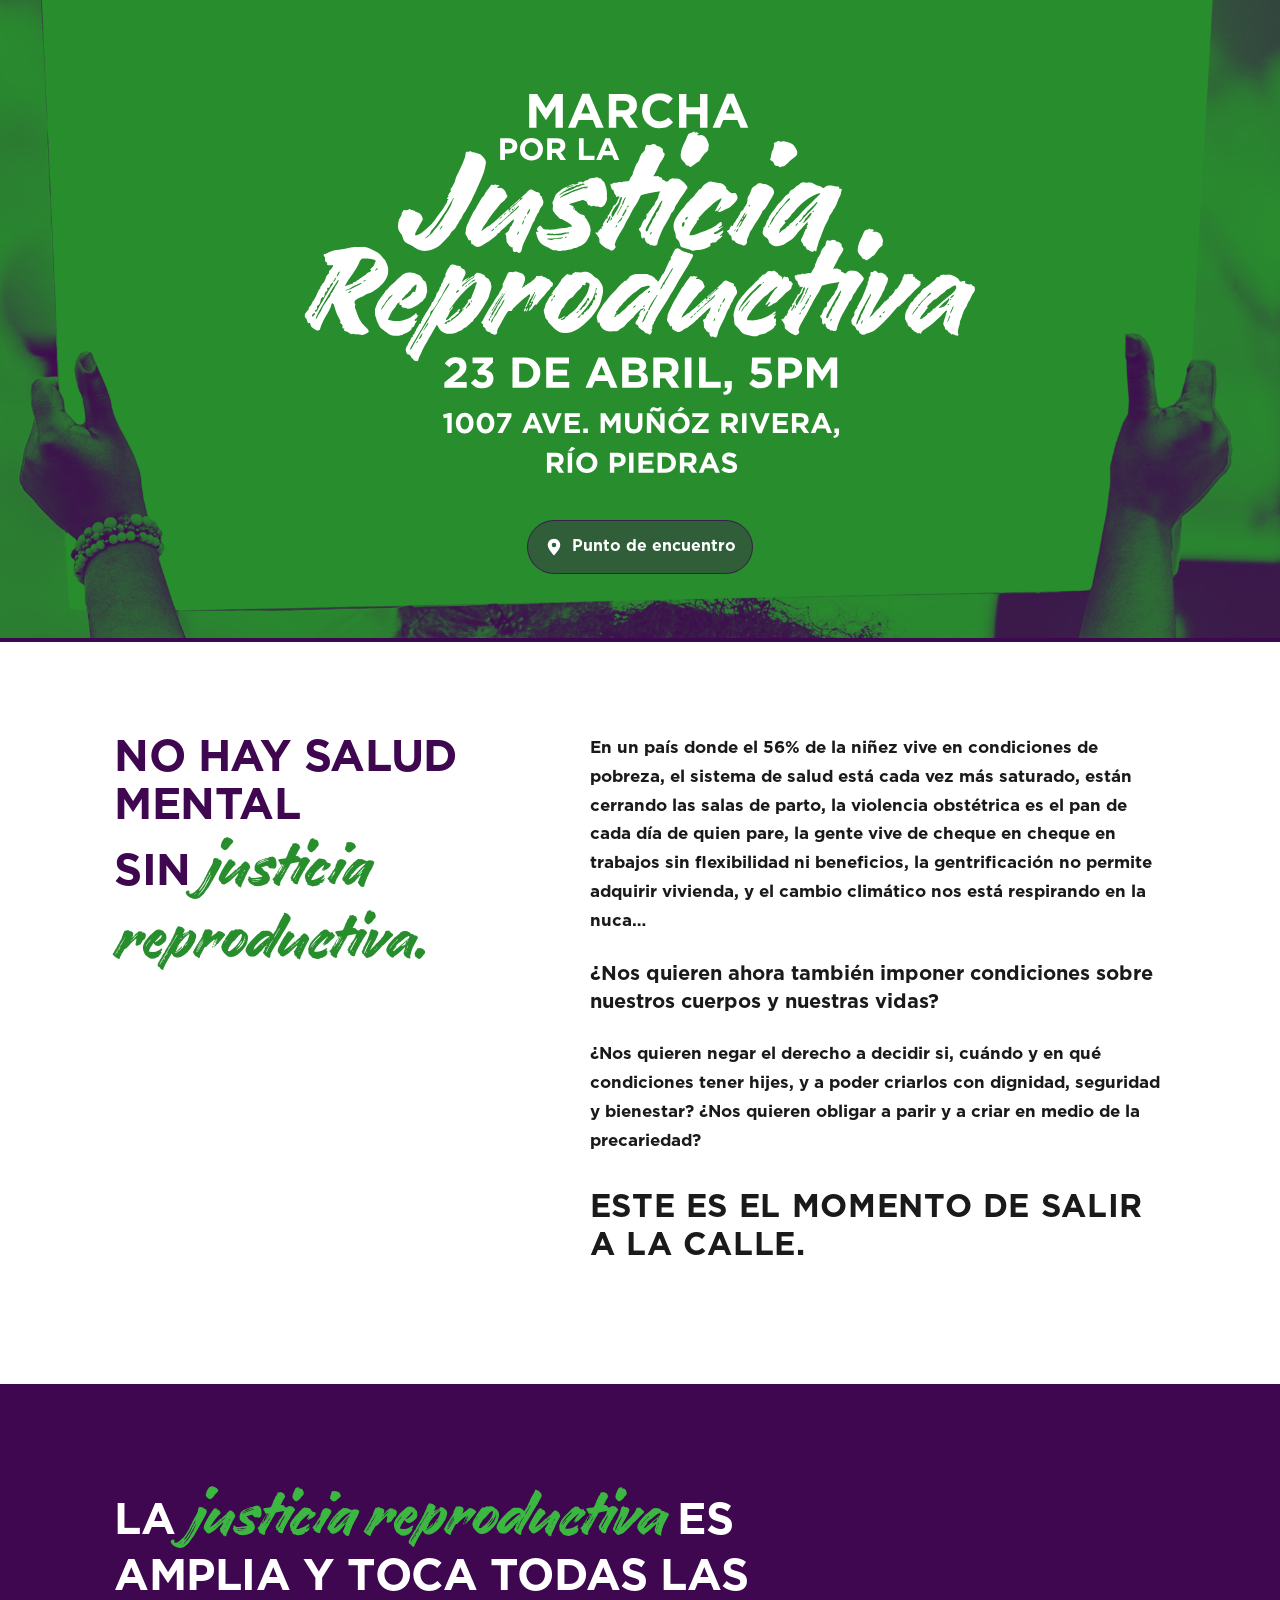
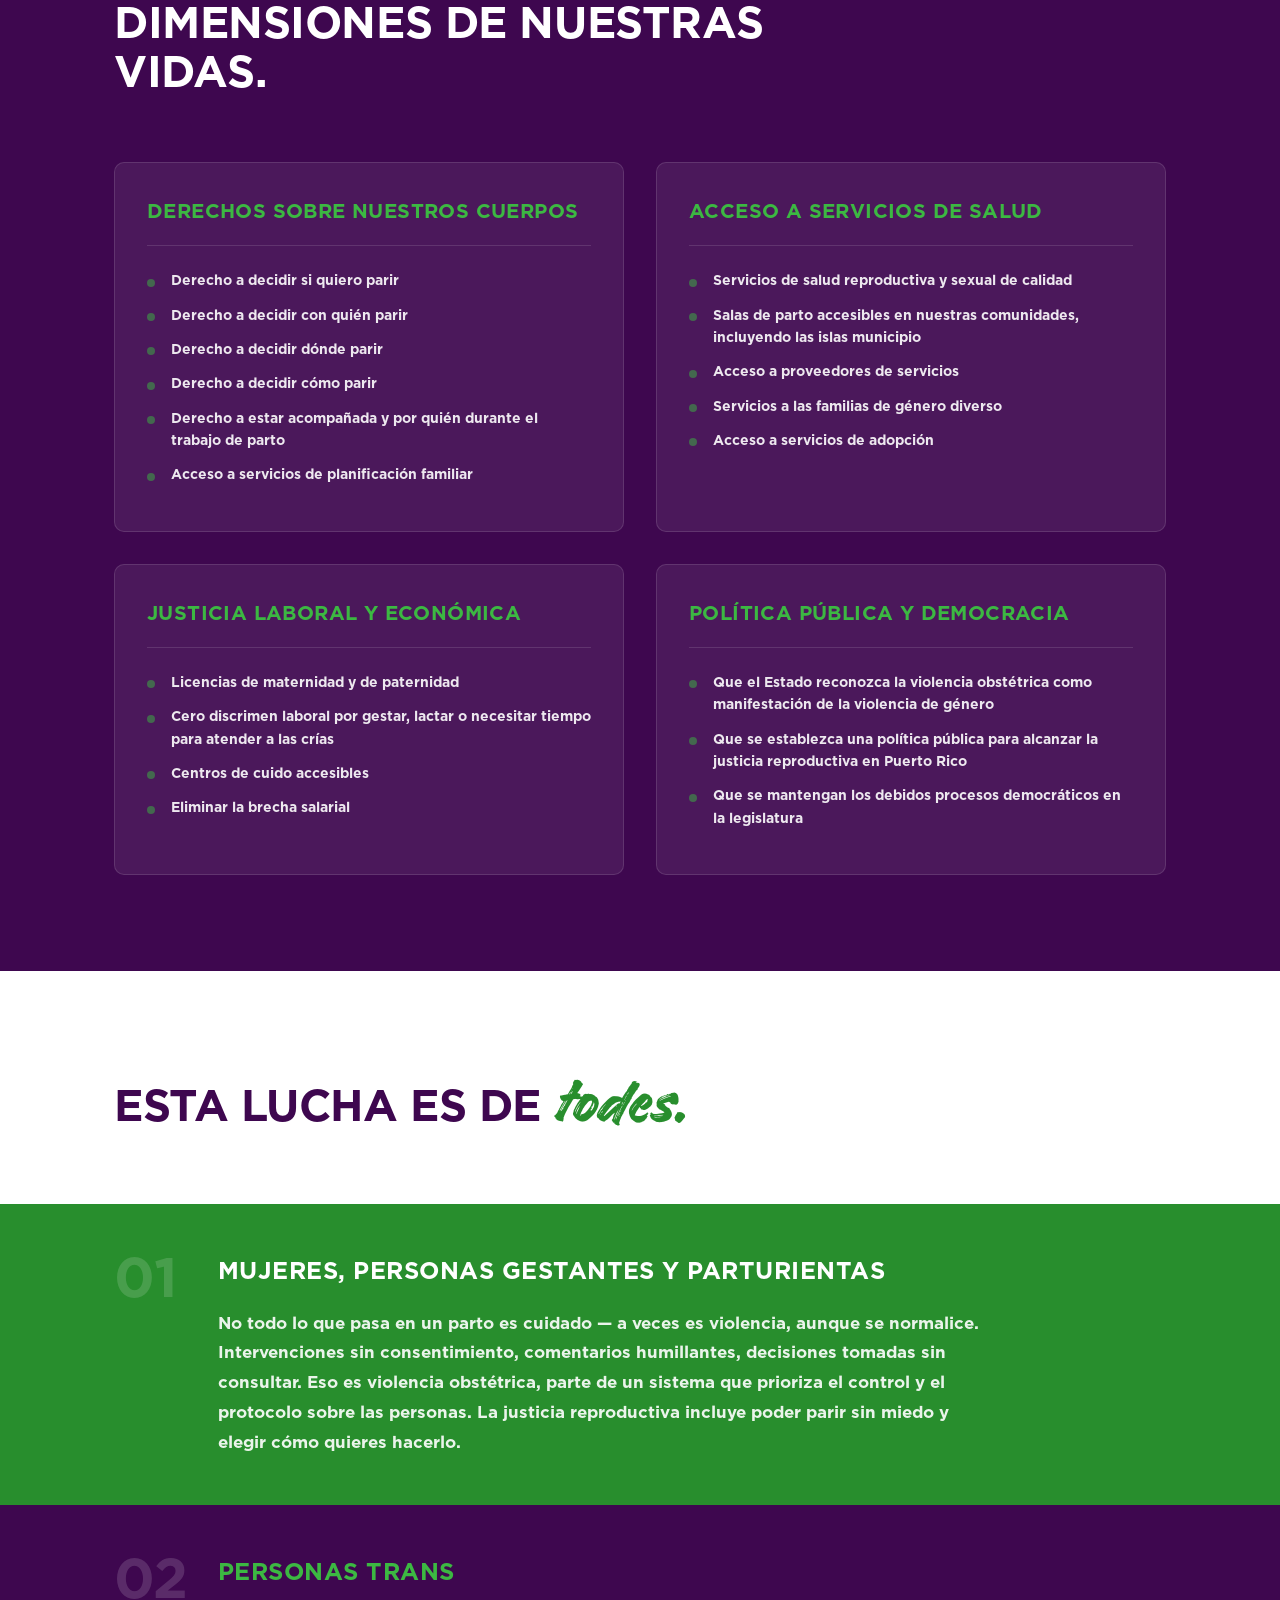
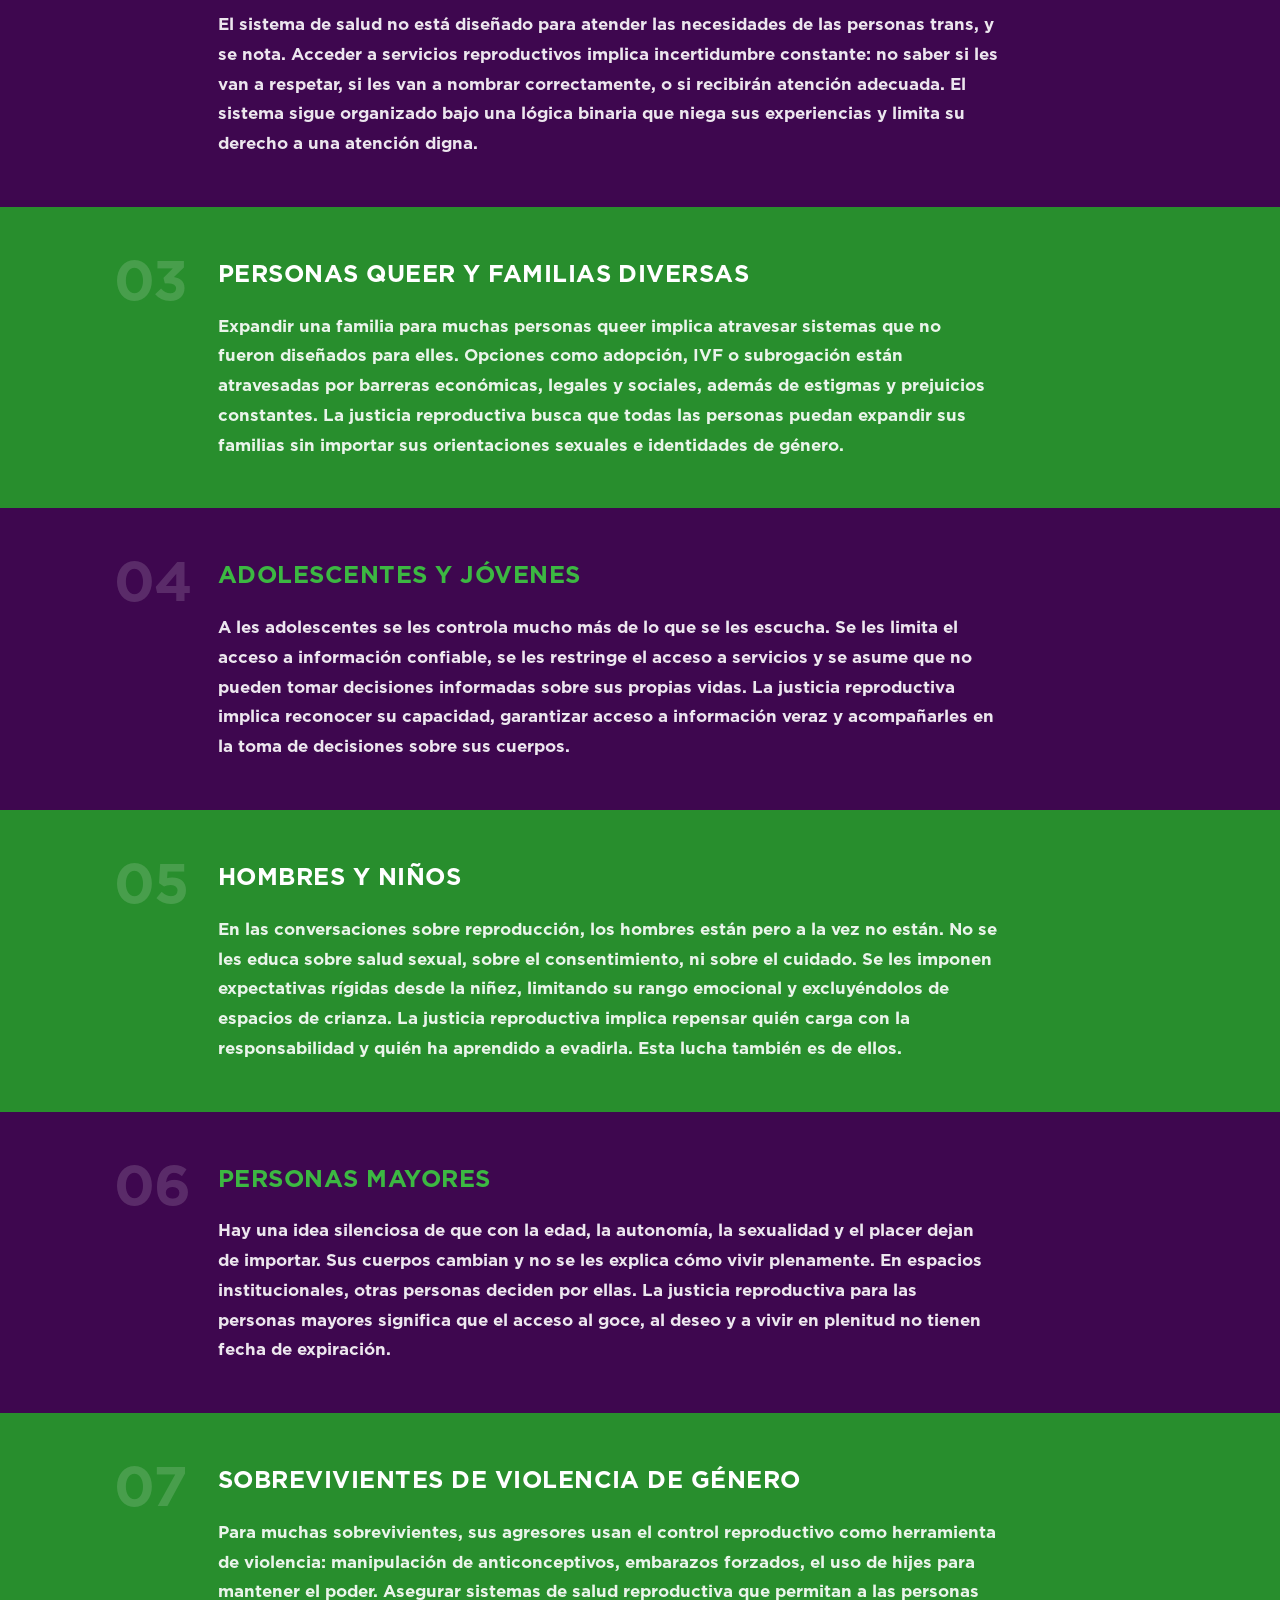
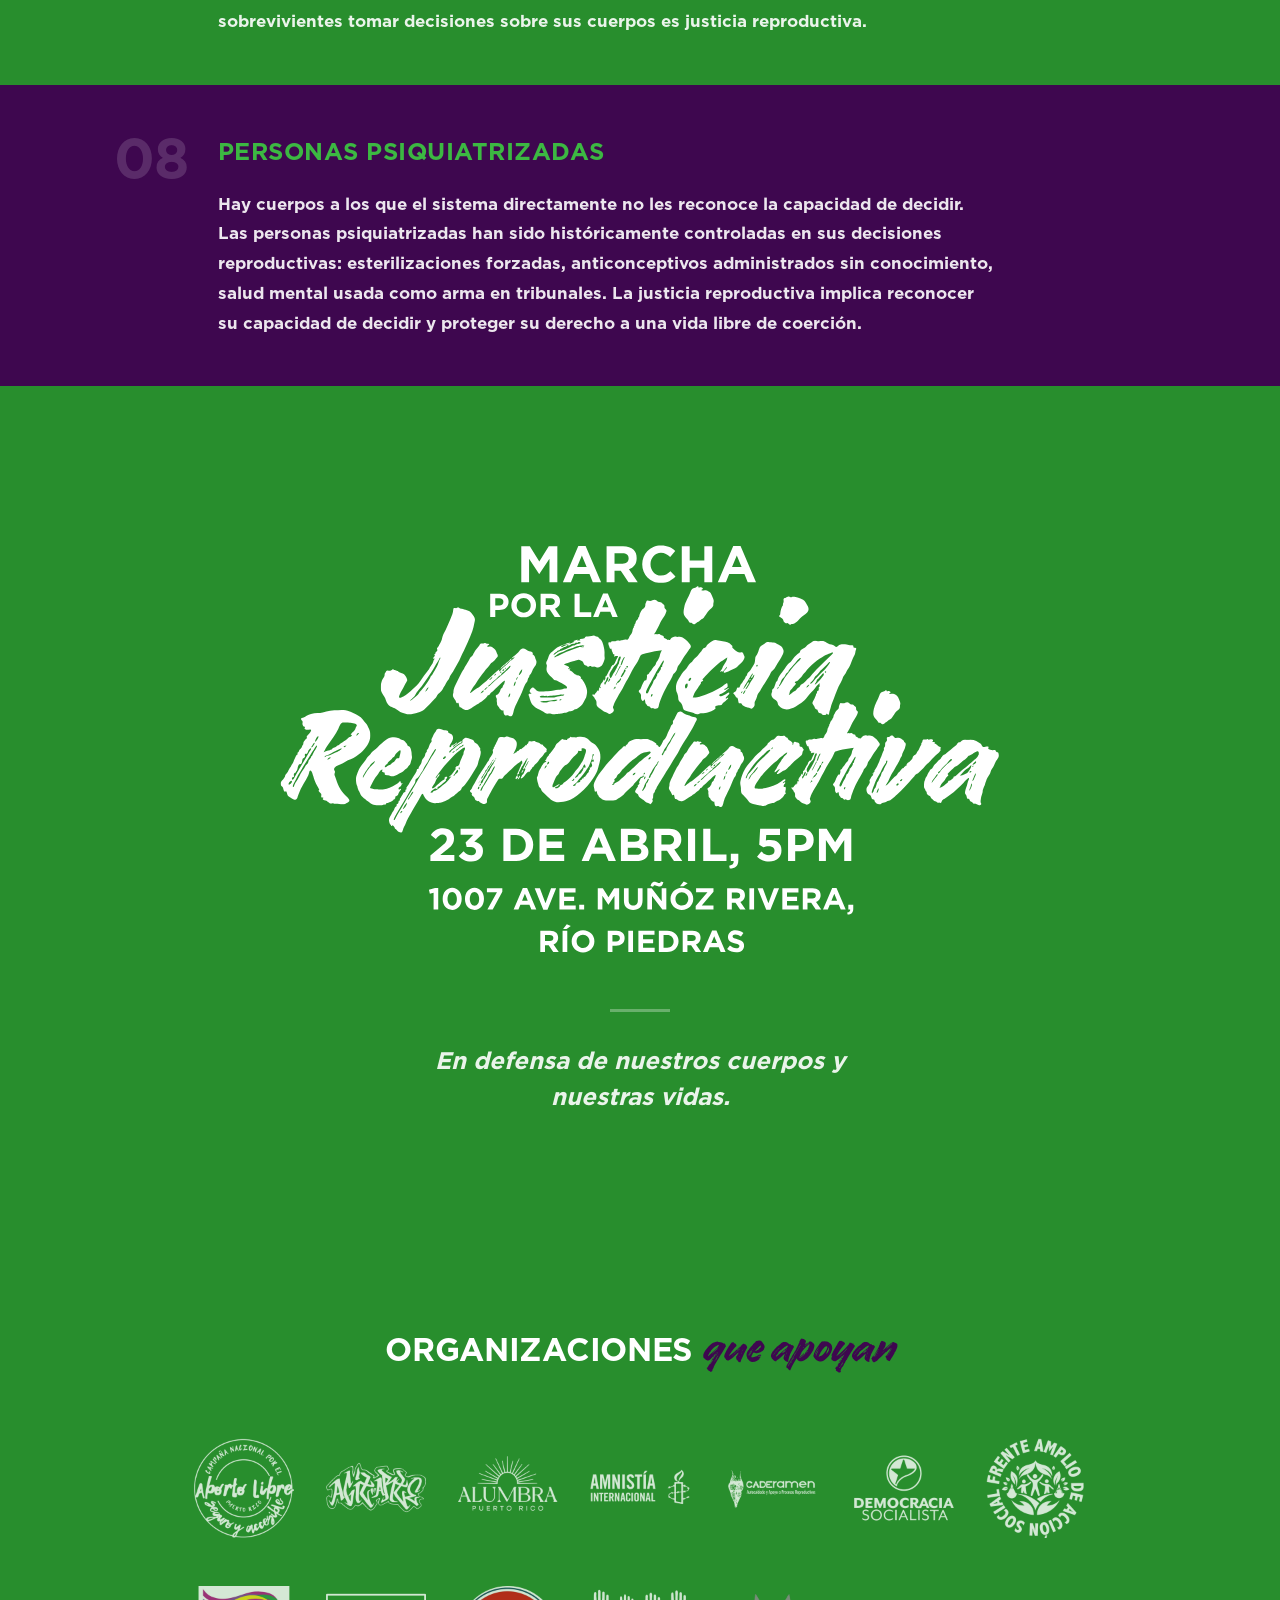
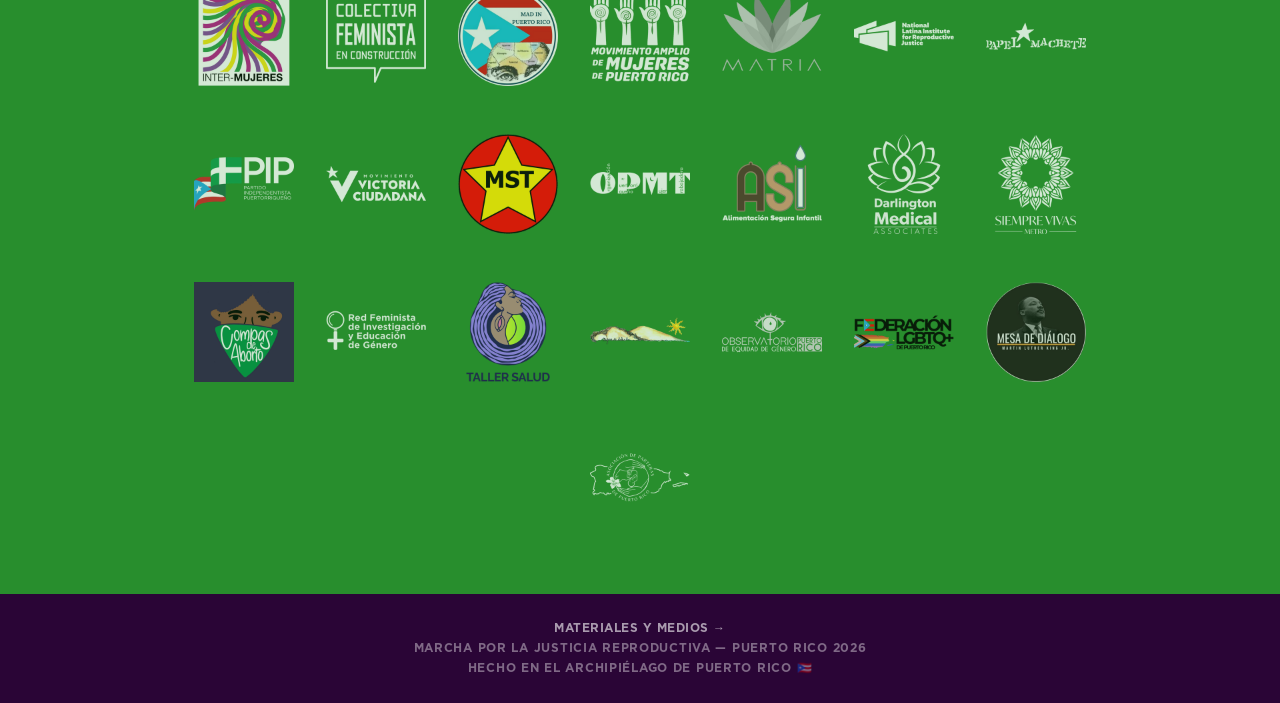
<file: index.html>
<!DOCTYPE html>
<html lang="es">
<head>
  <meta charset="UTF-8">
  <meta name="viewport" content="width=device-width, initial-scale=1.0">
  <title>Marcha por la Justicia Reproductiva — 23 de abril, Río Piedras</title>
  <meta name="description" content="Marcha en defensa de nuestros cuerpos y nuestras vidas. 23 de abril a las 5:00pm en Río Piedras, saliendo del Edificio Darlington.">
  <link rel="stylesheet" href="marcha-justicia-reproductiva.css">
</head>
<body>

  <!-- HERO -->
  <section class="hero">
    <div class="hero-content">
      <img src="23a%20justicia%20reproductiva.svg" alt="Marcha por la Justicia Reproductiva — 23 de abril, 5PM — Edificio Darlington, Río Piedras" class="hero-svg">
      <a href="https://maps.app.goo.gl/ZKggR6T5xguQtLyDA" target="_blank" rel="noopener" class="hero-pin">
        <svg class="hero-pin-icon" viewBox="0 0 24 24" aria-hidden="true" focusable="false">
          <path fill="currentColor" d="M12 2C7.86 2 4.5 5.36 4.5 9.5c0 5.25 7.5 12.5 7.5 12.5s7.5-7.25 7.5-12.5C19.5 5.36 16.14 2 12 2zm0 10.25a2.75 2.75 0 1 1 0-5.5 2.75 2.75 0 0 1 0 5.5z"/>
        </svg>
        <span>Punto de encuentro</span>
      </a>
    </div>
  </section>

  <!-- CONTEXT -->
  <section class="context">
    <div class="container">
      <div class="context-grid">
        <div class="context-lead">
          <h2>No hay salud mental<br> sin <span class="script-accent">justicia reproductiva.</span></h2>
        </div>
        <div class="context-body">
          <p>En un país donde el 56% de la niñez vive en condiciones de pobreza, el sistema de salud está cada vez más saturado, están cerrando las salas de parto, la violencia obstétrica es el pan de cada día de quien pare, la gente vive de cheque en cheque en trabajos sin flexibilidad ni beneficios, la gentrificación no permite adquirir vivienda, y el cambio climático nos está respirando en la nuca&hellip;</p>
          <p class="context-highlight">¿Nos quieren ahora también imponer condiciones sobre nuestros cuerpos y nuestras vidas?</p>
          <p>¿Nos quieren negar el derecho a decidir si, cuándo y en qué condiciones tener hijes, y a poder criarlos con dignidad, seguridad y bienestar? ¿Nos quieren obligar a parir y a criar en medio de la precariedad?</p>
          <p class="context-cta">Este es el momento de salir a la calle.</p>
        </div>
      </div>
    </div>
  </section>

  <!-- QUÉ ES -->
  <section class="que-es">
    <div class="container">
      <h2 class="section-title">La <span class="script-accent">justicia reproductiva</span> es amplia y toca todas las dimensiones de nuestras vidas.</h2>
      <div class="demands-grid">
        <div class="demand-group">
          <h3>Derechos sobre nuestros cuerpos</h3>
          <ul>
            <li>Derecho a decidir si quiero parir</li>
            <li>Derecho a decidir con quién parir</li>
            <li>Derecho a decidir dónde parir</li>
            <li>Derecho a decidir cómo parir</li>
            <li>Derecho a estar acompañada y por quién durante el trabajo de parto</li>
            <li>Acceso a servicios de planificación familiar</li>
          </ul>
        </div>
        <div class="demand-group">
          <h3>Acceso a servicios de salud</h3>
          <ul>
            <li>Servicios de salud reproductiva y sexual de calidad</li>
            <li>Salas de parto accesibles en nuestras comunidades, incluyendo las islas municipio</li>
            <li>Acceso a proveedores de servicios</li>
            <li>Servicios a las familias de género diverso</li>
            <li>Acceso a servicios de adopción</li>
          </ul>
        </div>
        <div class="demand-group">
          <h3>Justicia laboral y económica</h3>
          <ul>
            <li>Licencias de maternidad y de paternidad</li>
            <li>Cero discrimen laboral por gestar, lactar o necesitar tiempo para atender a las crías</li>
            <li>Centros de cuido accesibles</li>
            <li>Eliminar la brecha salarial</li>
          </ul>
        </div>
        <div class="demand-group">
          <h3>Política pública y democracia</h3>
          <ul>
            <li>Que el Estado reconozca la violencia obstétrica como manifestación de la violencia de género</li>
            <li>Que se establezca una política pública para alcanzar la justicia reproductiva en Puerto Rico</li>
            <li>Que se mantengan los debidos procesos democráticos en la legislatura</li>
          </ul>
        </div>
      </div>
    </div>
  </section>

  <!-- QUIÉNES -->
  <section class="quienes">
    <div class="container">
      <h2 class="section-title">Esta lucha es de <span class="script-accent">todes.</span></h2>
    </div>

    <div class="stories">

      <div class="story story--green">
        <div class="container">
          <div class="story-grid">
            <div class="story-number" aria-hidden="true">01</div>
            <div class="story-content">
              <h3>Mujeres, personas gestantes y parturientas</h3>
              <p>No todo lo que pasa en un parto es cuidado &mdash; a veces es violencia, aunque se normalice. Intervenciones sin consentimiento, comentarios humillantes, decisiones tomadas sin consultar. Eso es violencia obstétrica, parte de un sistema que prioriza el control y el protocolo sobre las personas. La justicia reproductiva incluye poder parir sin miedo y elegir cómo quieres hacerlo.</p>
            </div>
          </div>
        </div>
      </div>

      <div class="story story--purple">
        <div class="container">
          <div class="story-grid">
            <div class="story-number" aria-hidden="true">02</div>
            <div class="story-content">
              <h3>Personas trans</h3>
              <p>El sistema de salud no está diseñado para atender las necesidades de las personas trans, y se nota. Acceder a servicios reproductivos implica incertidumbre constante: no saber si les van a respetar, si les van a nombrar correctamente, o si recibirán atención adecuada. El sistema sigue organizado bajo una lógica binaria que niega sus experiencias y limita su derecho a una atención digna.</p>
            </div>
          </div>
        </div>
      </div>

      <div class="story story--green">
        <div class="container">
          <div class="story-grid">
            <div class="story-number" aria-hidden="true">03</div>
            <div class="story-content">
              <h3>Personas queer y familias diversas</h3>
              <p>Expandir una familia para muchas personas queer implica atravesar sistemas que no fueron diseñados para elles. Opciones como adopción, IVF o subrogación están atravesadas por barreras económicas, legales y sociales, además de estigmas y prejuicios constantes. La justicia reproductiva busca que todas las personas puedan expandir sus familias sin importar sus orientaciones sexuales e identidades de género.</p>
            </div>
          </div>
        </div>
      </div>

      <div class="story story--purple">
        <div class="container">
          <div class="story-grid">
            <div class="story-number" aria-hidden="true">04</div>
            <div class="story-content">
              <h3>Adolescentes y jóvenes</h3>
              <p>A les adolescentes se les controla mucho más de lo que se les escucha. Se les limita el acceso a información confiable, se les restringe el acceso a servicios y se asume que no pueden tomar decisiones informadas sobre sus propias vidas. La justicia reproductiva implica reconocer su capacidad, garantizar acceso a información veraz y acompañarles en la toma de decisiones sobre sus cuerpos.</p>
            </div>
          </div>
        </div>
      </div>

      <div class="story story--green">
        <div class="container">
          <div class="story-grid">
            <div class="story-number" aria-hidden="true">05</div>
            <div class="story-content">
              <h3>Hombres y niños</h3>
              <p>En las conversaciones sobre reproducción, los hombres están pero a la vez no están. No se les educa sobre salud sexual, sobre el consentimiento, ni sobre el cuidado. Se les imponen expectativas rígidas desde la niñez, limitando su rango emocional y excluyéndolos de espacios de crianza. La justicia reproductiva implica repensar quién carga con la responsabilidad y quién ha aprendido a evadirla. Esta lucha también es de ellos.</p>
            </div>
          </div>
        </div>
      </div>

      <div class="story story--purple">
        <div class="container">
          <div class="story-grid">
            <div class="story-number" aria-hidden="true">06</div>
            <div class="story-content">
              <h3>Personas mayores</h3>
              <p>Hay una idea silenciosa de que con la edad, la autonomía, la sexualidad y el placer dejan de importar. Sus cuerpos cambian y no se les explica cómo vivir plenamente. En espacios institucionales, otras personas deciden por ellas. La justicia reproductiva para las personas mayores significa que el acceso al goce, al deseo y a vivir en plenitud no tienen fecha de expiración.</p>
            </div>
          </div>
        </div>
      </div>

      <div class="story story--green">
        <div class="container">
          <div class="story-grid">
            <div class="story-number" aria-hidden="true">07</div>
            <div class="story-content">
              <h3>Sobrevivientes de violencia de género</h3>
              <p>Para muchas sobrevivientes, sus agresores usan el control reproductivo como herramienta de violencia: manipulación de anticonceptivos, embarazos forzados, el uso de hijes para mantener el poder. Asegurar sistemas de salud reproductiva que permitan a las personas sobrevivientes tomar decisiones sobre sus cuerpos es justicia reproductiva.</p>
            </div>
          </div>
        </div>
      </div>

      <div class="story story--purple">
        <div class="container">
          <div class="story-grid">
            <div class="story-number" aria-hidden="true">08</div>
            <div class="story-content">
              <h3>Personas psiquiatrizadas</h3>
              <p>Hay cuerpos a los que el sistema directamente no les reconoce la capacidad de decidir. Las personas psiquiatrizadas han sido históricamente controladas en sus decisiones reproductivas: esterilizaciones forzadas, anticonceptivos administrados sin conocimiento, salud mental usada como arma en tribunales. La justicia reproductiva implica reconocer su capacidad de decidir y proteger su derecho a una vida libre de coerción.</p>
            </div>
          </div>
        </div>
      </div>

    </div>
  </section>

  <!-- CTA FINAL -->
  <section class="cta-final">
    <div class="container">
      <div class="cta-content">
        <img src="23a%20justicia%20reproductiva.svg" alt="Marcha por la Justicia Reproductiva — 23 de abril, 5PM — Edificio Darlington, Río Piedras" class="cta-svg">
        <div class="cta-divider" aria-hidden="true"></div>
        <p class="cta-phrase">En defensa de nuestros cuerpos y nuestras vidas.</p>
      </div>
    </div>
  </section>

  <!-- ORGANIZACIONES -->
  <section class="sponsors">
    <div class="container">
      <h2 class="sponsors-title">Organizaciones <span class="script-accent">que apoyan</span></h2>
      <div class="sponsors-grid">
        <img src="logos/abortolibre-logo.png" alt="Aborto Libre" class="sponsor-logo">
        <img src="logos/agitarte-logo.png" alt="AgitArte" class="sponsor-logo">
        <img src="logos/alumbra-logo.png" alt="Alumbra" class="sponsor-logo">
        <img src="logos/amnistia-logo.png" alt="Amnistía Internacional" class="sponsor-logo">
        <img src="logos/caderamen-logo.png" alt="Caderamen" class="sponsor-logo">
        <img src="logos/ds-logo.png" alt="DS" class="sponsor-logo">
        <img src="logos/faas-logo.png" alt="FAAS" class="sponsor-logo">
        <img src="logos/inter-mujeres-logo.png" alt="Inter Mujeres" class="sponsor-logo">
        <img src="logos/la-cole-logo.png" alt="La Cole" class="sponsor-logo">
        <img src="logos/mad-logo.png" alt="MAD" class="sponsor-logo">
        <img src="logos/mam-logo.png" alt="MAM" class="sponsor-logo">
        <img src="logos/matria-logo.png" alt="Matria" class="sponsor-logo">
        <img src="logos/nlirj-logo.png" alt="NLIRJ" class="sponsor-logo">
        <img src="logos/papel-machete-logo.png" alt="Papel Machete" class="sponsor-logo">
        <img src="logos/pip-logo.png" alt="PIP" class="sponsor-logo">
        <img src="logos/victoria-logo.png" alt="Victoria Ciudadana" class="sponsor-logo">
        <img src="logos/mst-logo.png" alt="MST" class="sponsor-logo">
        <img src="logos/opmt-logo.png" alt="OPMT" class="sponsor-logo">
        <img src="logos/asi-logo.png" alt="ASI" class="sponsor-logo">
        <img src="logos/darlington-logo.png" alt="Darlington" class="sponsor-logo">
        <img src="logos/siempre-vivas-logo.png" alt="Siempre Vivas" class="sponsor-logo">
        <img src="logos/compas-de-aborto-logo.png" alt="Compas de Aborto" class="sponsor-logo">
        <img src="logos/red-feminista-logo.png" alt="Red Feminista" class="sponsor-logo">
        <img src="logos/taller-salud-logo.png" alt="Taller Salud" class="sponsor-logo">
        <img src="logos/mujeres-de-la-isla-logo.png" alt="Mujeres de la Isla" class="sponsor-logo">
        <img src="logos/observatorio-logo.png" alt="Observatorio" class="sponsor-logo">
        <img src="logos/federacion-lgbtq-logo.png" alt="Federación LGBTQ+" class="sponsor-logo">
        <img src="logos/mesa-mlk-logo.png" alt="Mesa MLK" class="sponsor-logo">
        <img src="logos/parteras-logo.png" alt="Parteras" class="sponsor-logo">
      </div>
    </div>
  </section>

  <footer class="site-footer">
    <div class="container">
      <p><a href="medios.html" class="footer-link">Materiales y medios →</a></p>
      <p>Marcha por la Justicia Reproductiva &mdash; Puerto Rico 2026</p>
      <p>Hecho en el archipiélago de Puerto Rico 🇵🇷</p>
    </div>
  </footer>

</body>
</html>
</file>
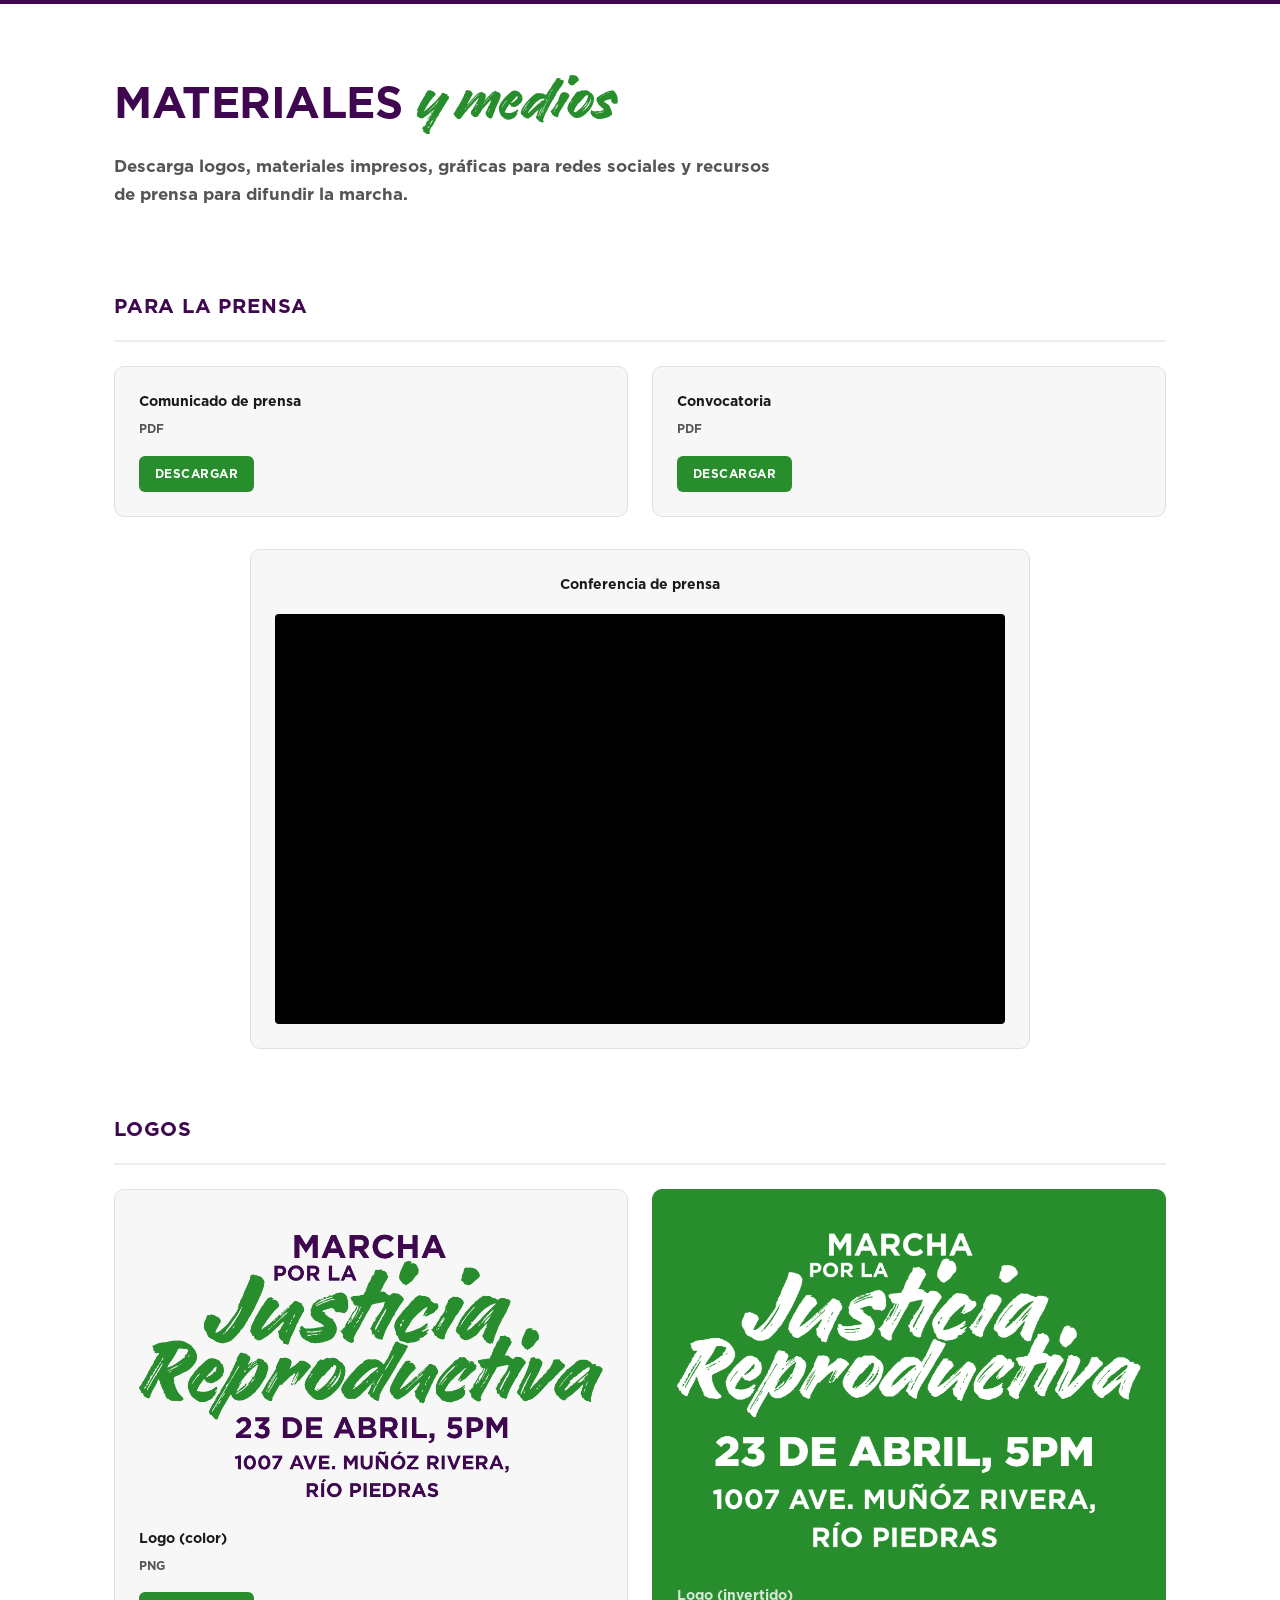
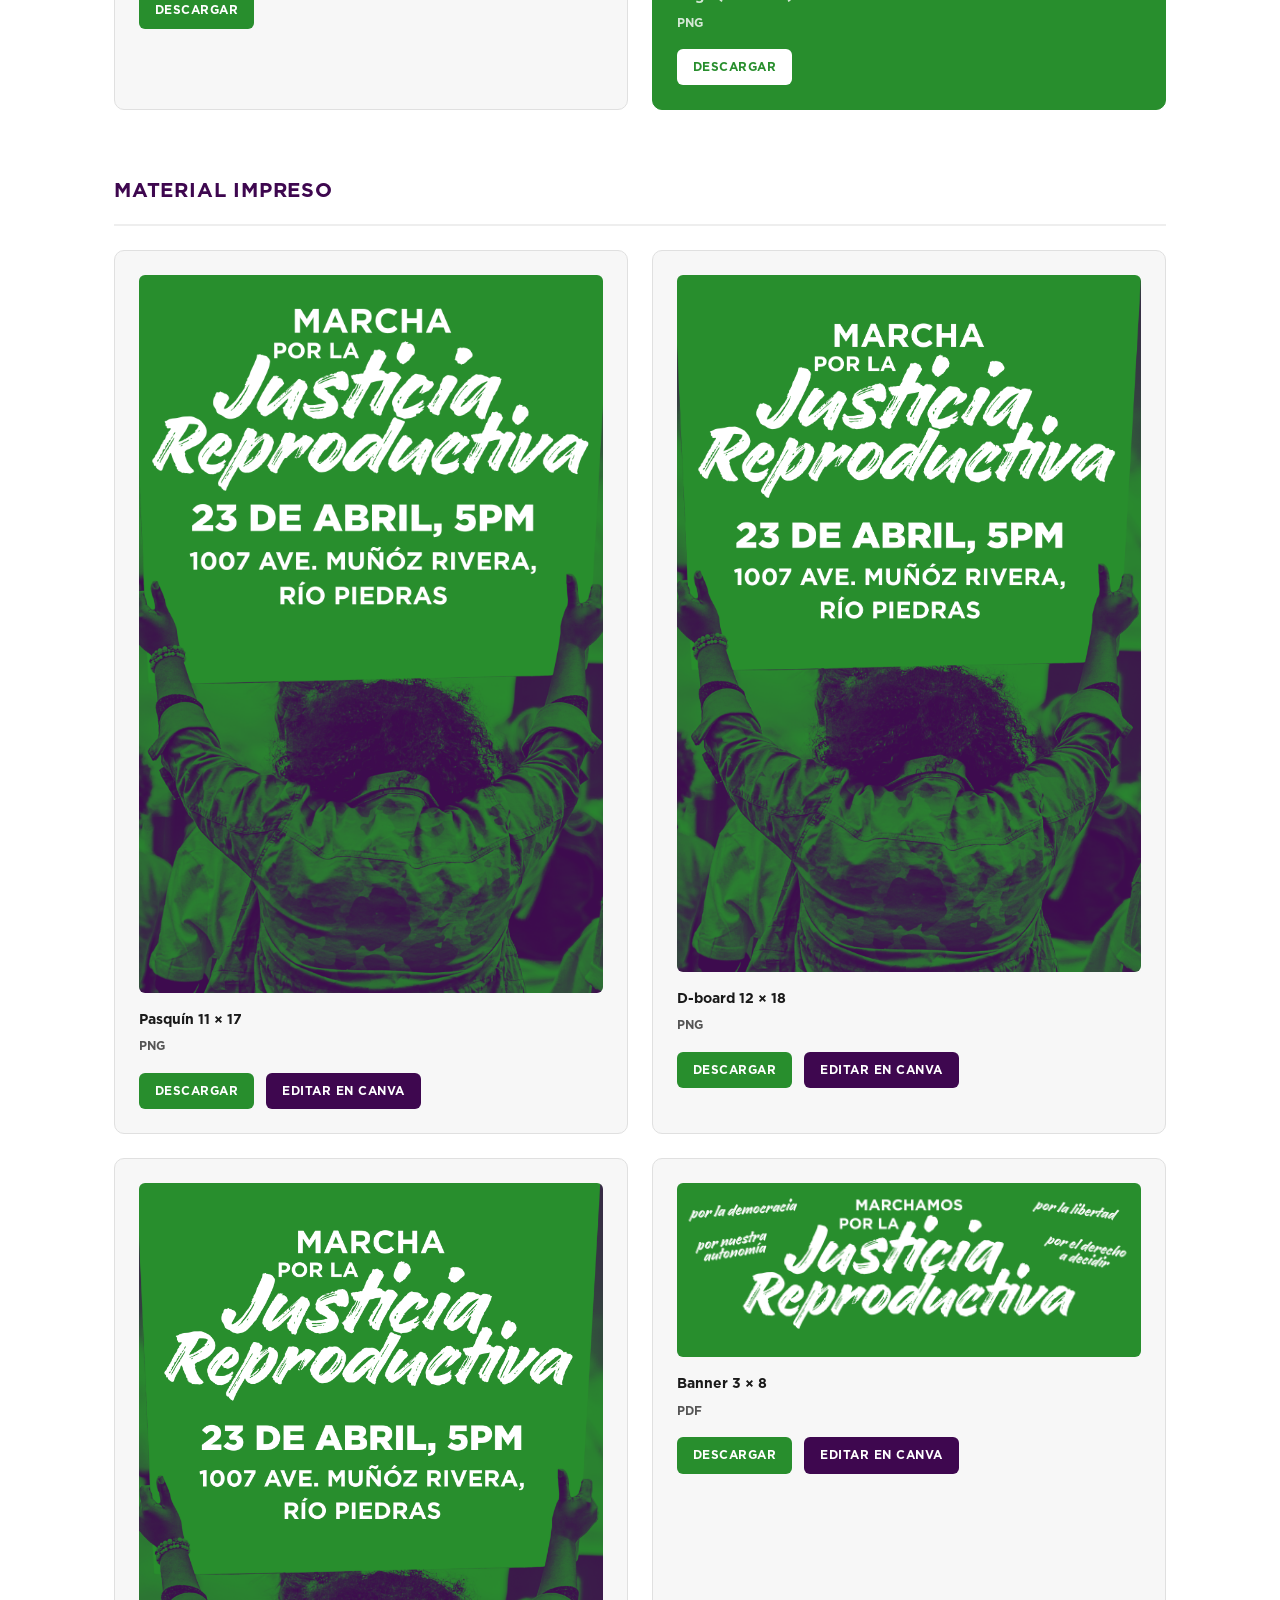
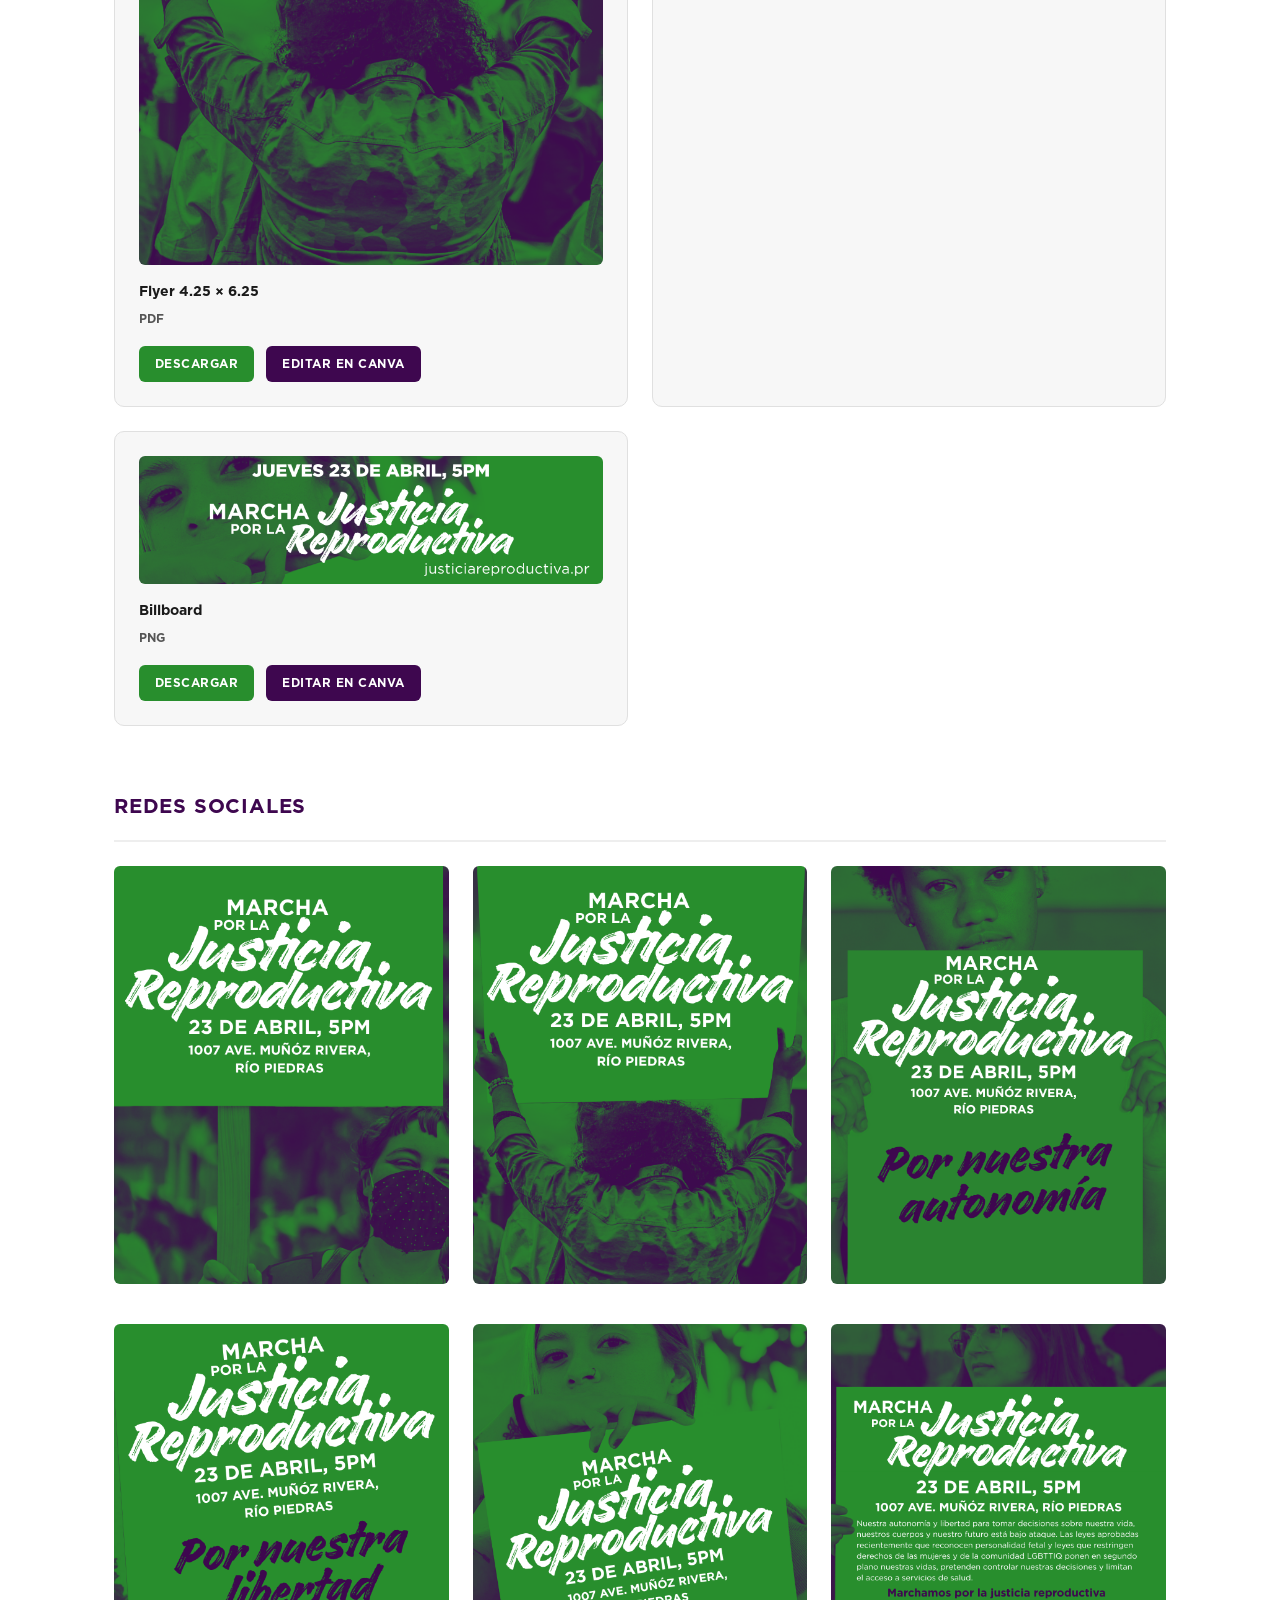
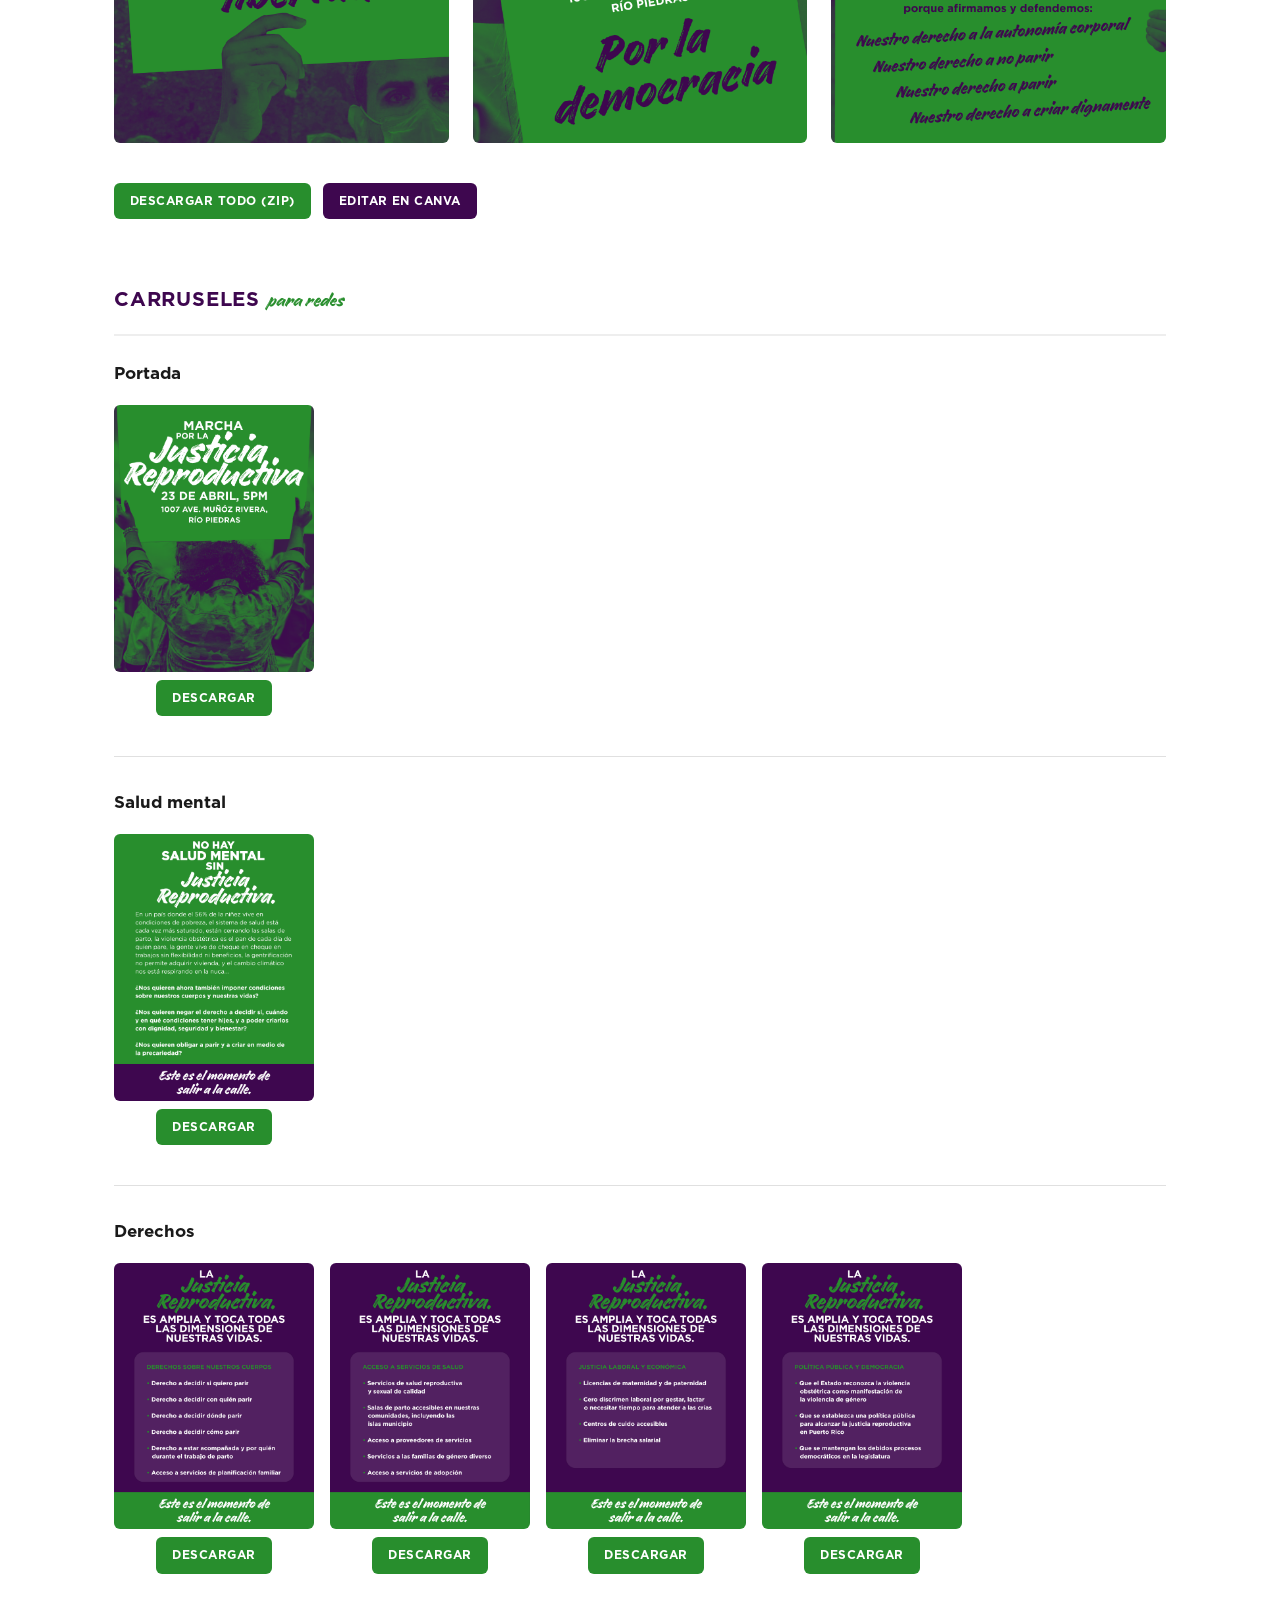
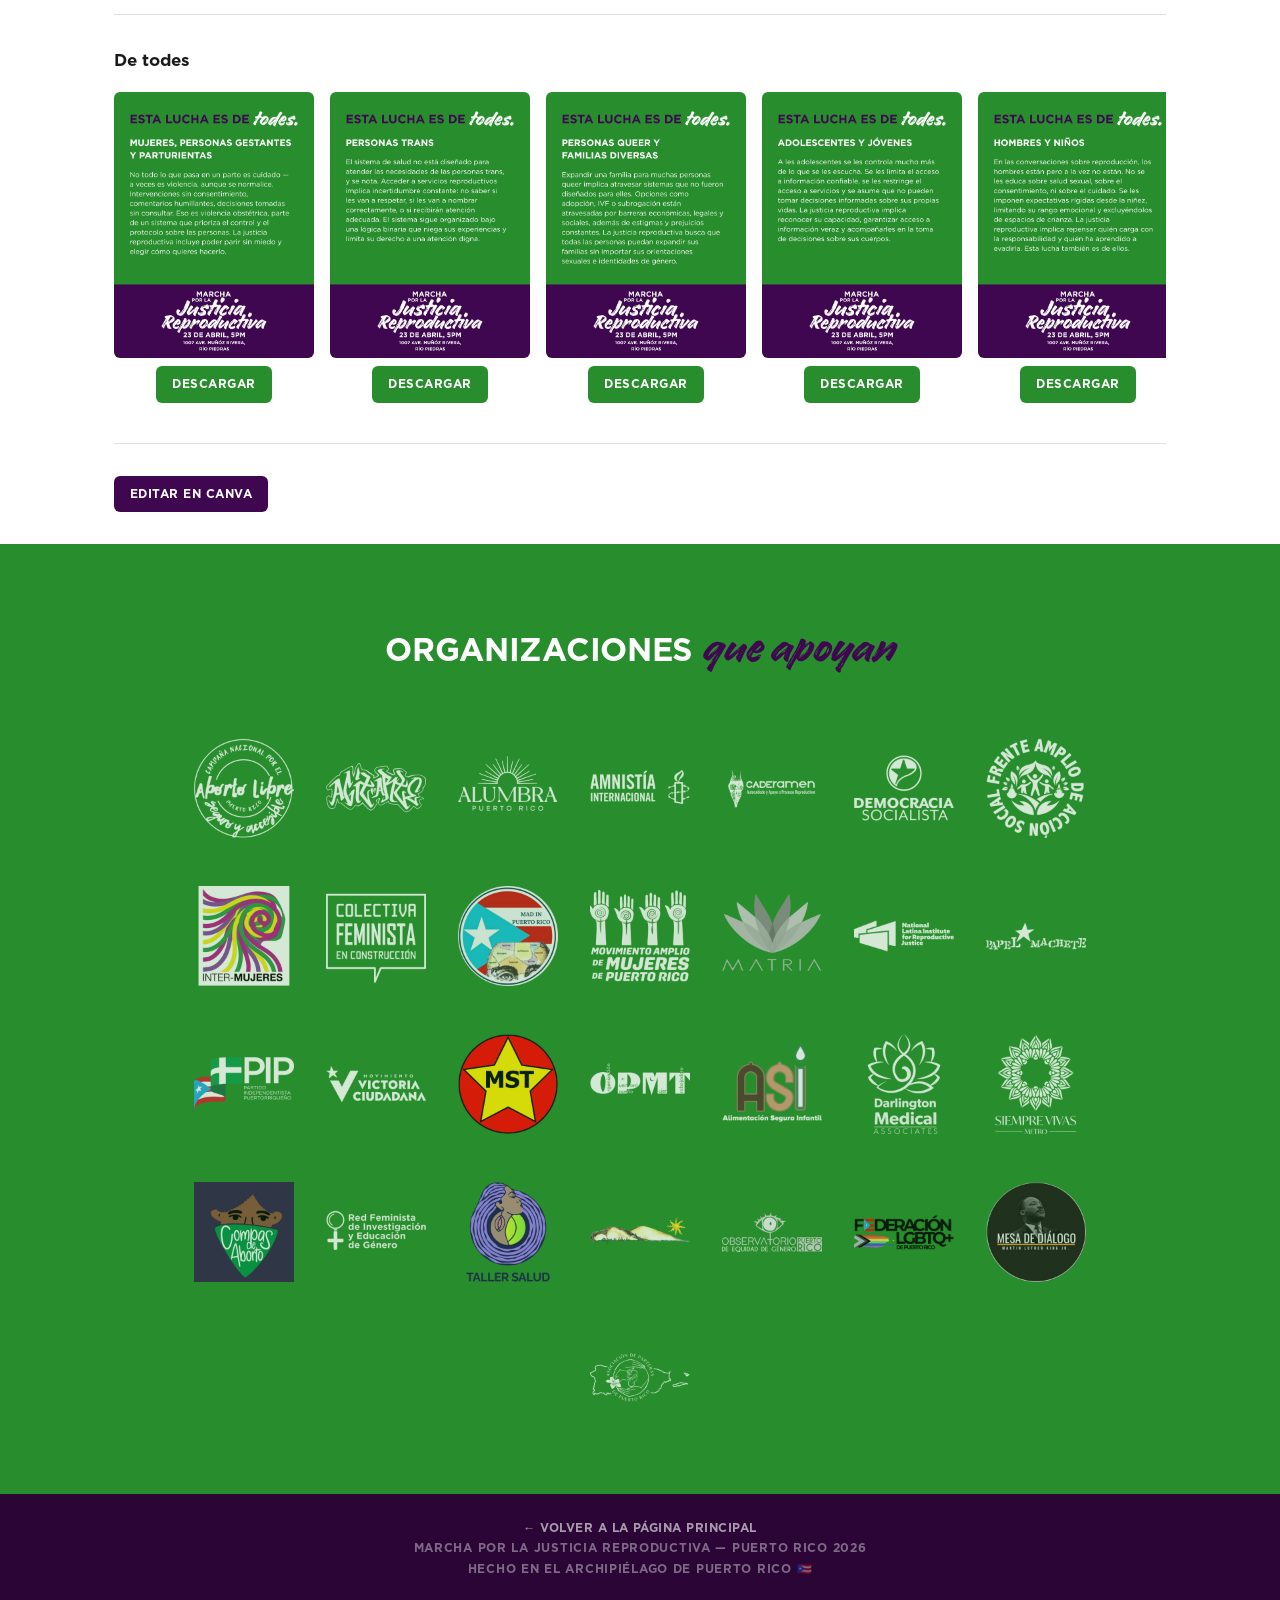
<file: medios.html>
<!DOCTYPE html>
<html lang="es">
<head>
  <meta charset="UTF-8">
  <meta name="viewport" content="width=device-width, initial-scale=1.0">
  <title>Materiales y Medios — Marcha por la Justicia Reproductiva</title>
  <meta name="description" content="Descarga logos, materiales impresos, gráficas para redes sociales y recursos de prensa para difundir la Marcha por la Justicia Reproductiva.">
  <link rel="stylesheet" href="marcha-justicia-reproductiva.css">
</head>
<body>

  <!-- MEDIOS: PAGE HEADER -->
  <section class="medios-header">
    <div class="container">
      <h1 class="medios-title">Materiales <span class="script-accent">y medios</span></h1>
      <p class="medios-description">Descarga logos, materiales impresos, gráficas para redes sociales y recursos de prensa para difundir la marcha.</p>
    </div>
  </section>

  <!-- MEDIOS: PRENSA -->
  <section class="medios-section">
    <div class="container">
      <h2 class="medios-category-title">Para la prensa</h2>
      <div class="medios-grid medios-grid--2">
        <div class="medios-card">
          <div class="medios-card-body">
            <p class="medios-card-name">Comunicado de prensa</p>
            <p class="medios-card-meta">PDF</p>
            <div class="medios-card-actions">
              <a href="descargas/comunicadodeprensa.pdf" download class="medios-card-download">Descargar</a>
            </div>
          </div>
        </div>
        <div class="medios-card">
          <div class="medios-card-body">
            <p class="medios-card-name">Convocatoria</p>
            <p class="medios-card-meta">PDF</p>
            <div class="medios-card-actions">
              <a href="descargas/convocatoria.pdf" download class="medios-card-download">Descargar</a>
            </div>
          </div>
        </div>
      </div>
      <div class="medios-card medios-card--video">
        <h3 class="medios-card-name">Conferencia de prensa</h3>
        <div class="fb-video-rotated">
          <iframe src="https://www.facebook.com/plugins/video.php?href=https%3A%2F%2Fwww.facebook.com%2Frevistaetnica%2Fvideos%2F955387933766888%2F&show_text=false" scrolling="no" frameborder="0" allowfullscreen="true" allow="autoplay; clipboard-write; encrypted-media; picture-in-picture; web-share"></iframe>
        </div>
      </div>
    </div>
  </section>

  <!-- MEDIOS: LOGOS -->
  <section class="medios-section">
    <div class="container">
      <h2 class="medios-category-title">Logos</h2>
      <div class="medios-grid medios-grid--2">
        <div class="medios-card">
          <img src="descargas/23a%20justicia%20reproductiva%20logo.png" alt="Logo — Marcha por la Justicia Reproductiva" class="medios-card-preview-img">
          <div class="medios-card-body">
            <p class="medios-card-name">Logo (color)</p>
            <p class="medios-card-meta">PNG</p>
            <div class="medios-card-actions">
              <a href="descargas/23a%20justicia%20reproductiva%20logo.png" download class="medios-card-download">Descargar</a>
            </div>
          </div>
        </div>
        <div class="medios-card medios-card--dark">
          <img src="descargas/23a%20justicia%20reproductiva%20logo%20reverse.png" alt="Logo invertido — Marcha por la Justicia Reproductiva" class="medios-card-preview-img">
          <div class="medios-card-body">
            <p class="medios-card-name">Logo (invertido)</p>
            <p class="medios-card-meta">PNG</p>
            <div class="medios-card-actions">
              <a href="descargas/23a%20justicia%20reproductiva%20logo%20reverse.png" download class="medios-card-download">Descargar</a>
            </div>
          </div>
        </div>
      </div>
    </div>
  </section>

  <!-- MEDIOS: MATERIAL IMPRESO -->
  <section class="medios-section">
    <div class="container">
      <h2 class="medios-category-title">Material impreso</h2>
      <div class="medios-grid medios-grid--2">
        <div class="medios-card">
          <img src="descargas/23a%20%E2%80%94%20Pasqu%C3%ADn%2011%20x%2017.png" alt="Pasquín 11×17 — Marcha por la Justicia Reproductiva" class="medios-card-preview-img">
          <div class="medios-card-body">
            <p class="medios-card-name">Pasquín 11 × 17</p>
            <p class="medios-card-meta">PNG</p>
            <div class="medios-card-actions">
              <a href="descargas/23a%20%E2%80%94%20Pasqu%C3%ADn%2011%20x%2017.png" download class="medios-card-download">Descargar</a>
              <a href="https://canva.link/68164rw7cjkk0km" target="_blank" rel="noopener" class="medios-card-canva">Editar en Canva</a>
            </div>
          </div>
        </div>
        <div class="medios-card">
          <img src="descargas/23a%20%E2%80%94%20d-board%2012%20x%2018.png" alt="D-board 12×18 — Marcha por la Justicia Reproductiva" class="medios-card-preview-img">
          <div class="medios-card-body">
            <p class="medios-card-name">D-board 12 × 18</p>
            <p class="medios-card-meta">PNG</p>
            <div class="medios-card-actions">
              <a href="descargas/23a%20%E2%80%94%20d-board%2012%20x%2018.png" download class="medios-card-download">Descargar</a>
              <a href="https://canva.link/ueotnn5uvu5ne82" target="_blank" rel="noopener" class="medios-card-canva">Editar en Canva</a>
            </div>
          </div>
        </div>
        <div class="medios-card">
          <img src="descargas/23a%20%E2%80%94%20Flyer%204.25%20x%206.25-2.png" alt="Flyer 4.25×6.25 — Marcha por la Justicia Reproductiva" class="medios-card-preview-img">
          <div class="medios-card-body">
            <p class="medios-card-name">Flyer 4.25 × 6.25</p>
            <p class="medios-card-meta">PDF</p>
            <div class="medios-card-actions">
              <a href="descargas/23a%20Flyer%204.25%20x%206.25.pdf" download class="medios-card-download">Descargar</a>
              <a href="https://canva.link/5d5cmgodemrykcx" target="_blank" rel="noopener" class="medios-card-canva">Editar en Canva</a>
            </div>
          </div>
        </div>
        <div class="medios-card">
          <img src="descargas/23a%20%E2%80%94%20Banner%203%20x%208.png" alt="Banner 3×8 — Marcha por la Justicia Reproductiva" class="medios-card-preview-img">
          <div class="medios-card-body">
            <p class="medios-card-name">Banner 3 × 8</p>
            <p class="medios-card-meta">PDF</p>
            <div class="medios-card-actions">
              <a href="descargas/23a%20%E2%80%94%20Banner%203%20x%208.pdf" download class="medios-card-download">Descargar</a>
              <a href="https://canva.link/2di4ytntqwqhy8f" target="_blank" rel="noopener" class="medios-card-canva">Editar en Canva</a>
            </div>
          </div>
        </div>
        <div class="medios-card">
          <img src="descargas/23a%20%E2%80%94%20Billboard.png" alt="Billboard — Marcha por la Justicia Reproductiva" class="medios-card-preview-img">
          <div class="medios-card-body">
            <p class="medios-card-name">Billboard</p>
            <p class="medios-card-meta">PNG</p>
            <div class="medios-card-actions">
              <a href="descargas/23a%20%E2%80%94%20Billboard.png" download class="medios-card-download">Descargar</a>
              <a href="https://canva.link/sd3avn051wzwf7t" target="_blank" rel="noopener" class="medios-card-canva">Editar en Canva</a>
            </div>
          </div>
        </div>
      </div>
    </div>
  </section>

  <!-- MEDIOS: REDES SOCIALES -->
  <section class="medios-section">
    <div class="container">
      <h2 class="medios-category-title">Redes sociales</h2>
      <div class="medios-grid medios-grid--3">
        <img src="descargas/social-posts-preview/1.png" alt="Social Post 1" class="medios-card-preview-img">
        <img src="descargas/social-posts-preview/2.png" alt="Social Post 2" class="medios-card-preview-img">
        <img src="descargas/social-posts-preview/3.png" alt="Social Post 3" class="medios-card-preview-img">
        <img src="descargas/social-posts-preview/4.png" alt="Social Post 4" class="medios-card-preview-img">
        <img src="descargas/social-posts-preview/5.png" alt="Social Post 5" class="medios-card-preview-img">
        <img src="descargas/social-posts-preview/6.png" alt="Social Post 6" class="medios-card-preview-img">
      </div>
      <div class="medios-card-actions" style="margin-top: var(--space-6);">
        <a href="descargas/23a%20%E2%80%94%20Social%20Posts.zip" download class="medios-card-download">Descargar todo (ZIP)</a>
        <a href="https://canva.link/rm6re70xmr0u5kx" target="_blank" rel="noopener" class="medios-card-canva">Editar en Canva</a>
      </div>
    </div>
  </section>

  <!-- MEDIOS: CARRUSELES PARA REDES -->
  <section class="medios-section">
    <div class="container">
      <h2 class="medios-category-title">Carruseles <span class="script-accent">para redes</span></h2>

      <!-- Portada -->
      <div class="carousel-row">
        <h3 class="carousel-row-title">Portada</h3>
        <div class="carousel-row-images">
          <div class="carousel-item">
            <img src="descargas/carrusel/portada.png" alt="Carrusel — Portada" class="medios-card-preview-img">
            <a href="descargas/carrusel/portada.png" download class="medios-card-download">Descargar</a>
          </div>
        </div>
      </div>

      <!-- Salud Mental -->
      <div class="carousel-row">
        <h3 class="carousel-row-title">Salud mental</h3>
        <div class="carousel-row-images">
          <div class="carousel-item">
            <img src="descargas/carrusel/salud-mental.png" alt="Carrusel — Salud mental" class="medios-card-preview-img">
            <a href="descargas/carrusel/salud-mental.png" download class="medios-card-download">Descargar</a>
          </div>
        </div>
      </div>

      <!-- Derechos -->
      <div class="carousel-row">
        <h3 class="carousel-row-title">Derechos</h3>
        <div class="carousel-row-images">
          <div class="carousel-item">
            <img src="descargas/carrusel/derechos-1.png" alt="Carrusel — Derechos 1" class="medios-card-preview-img">
            <a href="descargas/carrusel/derechos-1.png" download class="medios-card-download">Descargar</a>
          </div>
          <div class="carousel-item">
            <img src="descargas/carrusel/derechos-2.png" alt="Carrusel — Derechos 2" class="medios-card-preview-img">
            <a href="descargas/carrusel/derechos-2.png" download class="medios-card-download">Descargar</a>
          </div>
          <div class="carousel-item">
            <img src="descargas/carrusel/derechos-3.png" alt="Carrusel — Derechos 3" class="medios-card-preview-img">
            <a href="descargas/carrusel/derechos-3.png" download class="medios-card-download">Descargar</a>
          </div>
          <div class="carousel-item">
            <img src="descargas/carrusel/derechos-4.png" alt="Carrusel — Derechos 4" class="medios-card-preview-img">
            <a href="descargas/carrusel/derechos-4.png" download class="medios-card-download">Descargar</a>
          </div>
        </div>
      </div>

      <!-- De todes -->
      <div class="carousel-row">
        <h3 class="carousel-row-title">De todes</h3>
        <div class="carousel-row-images">
          <div class="carousel-item">
            <img src="descargas/carrusel/de-todes-1.png" alt="Carrusel — De todes 1" class="medios-card-preview-img">
            <a href="descargas/carrusel/de-todes-1.png" download class="medios-card-download">Descargar</a>
          </div>
          <div class="carousel-item">
            <img src="descargas/carrusel/de-todes-2.png" alt="Carrusel — De todes 2" class="medios-card-preview-img">
            <a href="descargas/carrusel/de-todes-2.png" download class="medios-card-download">Descargar</a>
          </div>
          <div class="carousel-item">
            <img src="descargas/carrusel/de-todes-3.png" alt="Carrusel — De todes 3" class="medios-card-preview-img">
            <a href="descargas/carrusel/de-todes-3.png" download class="medios-card-download">Descargar</a>
          </div>
          <div class="carousel-item">
            <img src="descargas/carrusel/de-todes-4.png" alt="Carrusel — De todes 4" class="medios-card-preview-img">
            <a href="descargas/carrusel/de-todes-4.png" download class="medios-card-download">Descargar</a>
          </div>
          <div class="carousel-item">
            <img src="descargas/carrusel/de-todes-5.png" alt="Carrusel — De todes 5" class="medios-card-preview-img">
            <a href="descargas/carrusel/de-todes-5.png" download class="medios-card-download">Descargar</a>
          </div>
          <div class="carousel-item">
            <img src="descargas/carrusel/de-todes-6.png" alt="Carrusel — De todes 6" class="medios-card-preview-img">
            <a href="descargas/carrusel/de-todes-6.png" download class="medios-card-download">Descargar</a>
          </div>
          <div class="carousel-item">
            <img src="descargas/carrusel/de-todes-7.png" alt="Carrusel — De todes 7" class="medios-card-preview-img">
            <a href="descargas/carrusel/de-todes-7.png" download class="medios-card-download">Descargar</a>
          </div>
          <div class="carousel-item">
            <img src="descargas/carrusel/de-todes-8.png" alt="Carrusel — De todes 8" class="medios-card-preview-img">
            <a href="descargas/carrusel/de-todes-8.png" download class="medios-card-download">Descargar</a>
          </div>
        </div>
      </div>

      <div class="medios-card-actions" style="margin-top: var(--space-6);">
        <a href="https://canva.link/it003mqs98ao5ul" target="_blank" rel="noopener" class="medios-card-canva">Editar en Canva</a>
      </div>
    </div>
  </section>

  <!-- ORGANIZACIONES -->
  <section class="sponsors">
    <div class="container">
      <h2 class="sponsors-title">Organizaciones <span class="script-accent">que apoyan</span></h2>
      <div class="sponsors-grid">
        <img src="logos/abortolibre-logo.png" alt="Aborto Libre" class="sponsor-logo">
        <img src="logos/agitarte-logo.png" alt="AgitArte" class="sponsor-logo">
        <img src="logos/alumbra-logo.png" alt="Alumbra" class="sponsor-logo">
        <img src="logos/amnistia-logo.png" alt="Amnistía Internacional" class="sponsor-logo">
        <img src="logos/caderamen-logo.png" alt="Caderamen" class="sponsor-logo">
        <img src="logos/ds-logo.png" alt="DS" class="sponsor-logo">
        <img src="logos/faas-logo.png" alt="FAAS" class="sponsor-logo">
        <img src="logos/inter-mujeres-logo.png" alt="Inter Mujeres" class="sponsor-logo">
        <img src="logos/la-cole-logo.png" alt="La Cole" class="sponsor-logo">
        <img src="logos/mad-logo.png" alt="MAD" class="sponsor-logo">
        <img src="logos/mam-logo.png" alt="MAM" class="sponsor-logo">
        <img src="logos/matria-logo.png" alt="Matria" class="sponsor-logo">
        <img src="logos/nlirj-logo.png" alt="NLIRJ" class="sponsor-logo">
        <img src="logos/papel-machete-logo.png" alt="Papel Machete" class="sponsor-logo">
        <img src="logos/pip-logo.png" alt="PIP" class="sponsor-logo">
        <img src="logos/victoria-logo.png" alt="Victoria Ciudadana" class="sponsor-logo">
        <img src="logos/mst-logo.png" alt="MST" class="sponsor-logo">
        <img src="logos/opmt-logo.png" alt="OPMT" class="sponsor-logo">
        <img src="logos/asi-logo.png" alt="ASI" class="sponsor-logo">
        <img src="logos/darlington-logo.png" alt="Darlington" class="sponsor-logo">
        <img src="logos/siempre-vivas-logo.png" alt="Siempre Vivas" class="sponsor-logo">
        <img src="logos/compas-de-aborto-logo.png" alt="Compas de Aborto" class="sponsor-logo">
        <img src="logos/red-feminista-logo.png" alt="Red Feminista" class="sponsor-logo">
        <img src="logos/taller-salud-logo.png" alt="Taller Salud" class="sponsor-logo">
        <img src="logos/mujeres-de-la-isla-logo.png" alt="Mujeres de la Isla" class="sponsor-logo">
        <img src="logos/observatorio-logo.png" alt="Observatorio" class="sponsor-logo">
        <img src="logos/federacion-lgbtq-logo.png" alt="Federación LGBTQ+" class="sponsor-logo">
        <img src="logos/mesa-mlk-logo.png" alt="Mesa MLK" class="sponsor-logo">
        <img src="logos/parteras-logo.png" alt="Parteras" class="sponsor-logo">
      </div>
    </div>
  </section>

  <!-- FOOTER -->
  <footer class="site-footer">
    <div class="container">
      <p><a href="index.html" class="footer-link">← Volver a la página principal</a></p>
      <p>Marcha por la Justicia Reproductiva &mdash; Puerto Rico 2026</p>
      <p>Hecho en el archipiélago de Puerto Rico 🇵🇷</p>
    </div>
  </footer>

</body>
</html>
</file>
<file: marcha-justicia-reproductiva.css>
/* ==========================================================================
   MARCHA POR LA JUSTICIA REPRODUCTIVA
   Landing Page — 23 de abril, Río Piedras
   Brand Colors: #288E2D (verde) + #3E074F (púrpura)
   Fonts: Montserrat (→ Gotham) + Kaushan Script (→ Handelson Two)
   ========================================================================== */

/* --- Custom Fonts --- */
@font-face {
  font-family: 'Gotham';
  src: url('fonts/gotham-bold.woff2') format('woff2'),
       url('fonts/Gotham-Bold.otf') format('opentype');
  font-weight: 700;
  font-style: normal;
  font-display: swap;
}

@font-face {
  font-family: 'Handelson Two';
  src: url('fonts/handelson-two.woff2') format('woff2'),
       url('fonts/handelson-two.otf') format('opentype');
  font-weight: 400;
  font-style: normal;
  font-display: swap;
}

/* --- Design Tokens --- */
:root {
  /* Brand colors */
  --green: #288E2D;
  --green-dark: #1e6f22;
  --green-darker: #145217;
  --green-light: #3cb842;
  --purple: #3E074F;
  --purple-light: #5a1a6e;
  --purple-dark: #2a0536;

  /* Semantic */
  --color-bg: #ffffff;
  --color-text: #1a1a1a;
  --color-text-muted: #555;

  /* Type scale */
  --text-xs: 0.75rem;
  --text-sm: 0.875rem;
  --text-base: 1.0625rem;
  --text-lg: 1.25rem;
  --text-xl: 1.5rem;
  --text-2xl: 2rem;
  --text-3xl: 2.75rem;
  --text-4xl: 3.5rem;

  /* Spacing */
  --space-1: 0.25rem;
  --space-2: 0.5rem;
  --space-3: 0.75rem;
  --space-4: 1rem;
  --space-6: 1.5rem;
  --space-8: 2rem;
  --space-12: 3rem;
  --space-16: 4rem;
  --space-24: 6rem;
  --space-32: 8rem;

  /* Surfaces */
  --radius: 6px;
  --radius-lg: 10px;

  /* Motion */
  --ease: cubic-bezier(0.4, 0, 0.2, 1);
  --duration: 200ms;
  --duration-slow: 500ms;

  /* Fonts */
  --font-sans: 'Gotham', 'Montserrat', 'Helvetica Neue', Arial, sans-serif;
  --font-script: 'Handelson Two', cursive;
  --font-body: 'Gotham', 'Montserrat', 'Helvetica Neue', Arial, sans-serif;
}

/* --- Reset --- */
*,
*::before,
*::after {
  box-sizing: border-box;
  margin: 0;
  padding: 0;
}

html {
  scroll-behavior: smooth;
  -webkit-font-smoothing: antialiased;
  -moz-osx-font-smoothing: grayscale;
}

body {
  font-family: var(--font-body);
  font-size: var(--text-base);
  line-height: 1.7;
  color: var(--color-text);
  background-color: var(--color-bg);
  overflow-x: hidden;
}

::selection {
  background: rgba(40, 142, 45, 0.25);
  color: #000;
}

img { max-width: 100%; display: block; }

.container {
  width: 100%;
  max-width: 1100px;
  margin: 0 auto;
  padding: 0 var(--space-6);
}

/* --- Shared script accent --- */
.script-accent {
  font-family: var(--font-script);
  color: var(--green);
  text-transform: none;
  letter-spacing: 0;
  font-weight: 400;
}

/* ==========================================================================
   HERO — Green background, poster lockup
   ========================================================================== */
.hero {
  position: relative;
  min-height: auto;
  padding-top: var(--space-24);
  padding-bottom: var(--space-24);
  display: flex;
  flex-direction: column;
  align-items: center;
  justify-content: center;
  text-align: center;
  padding: var(--space-16) var(--space-6);
  background: var(--green) url('hero.png') center / cover no-repeat;
  overflow: hidden;
}

.hero-content {
  position: relative;
  z-index: 2;
  width: 100%;
  max-width: 720px;
  padding: 0 var(--space-6);
  animation: fade-up 0.7s var(--ease) both;
}

.hero-svg {
  width: 100%;
  height: auto;
  display: block;
}

.hero-pin {
  display: inline-flex;
  align-items: center;
  gap: var(--space-2);
  margin-top: var(--space-6);
  padding: 16px;
  background: rgba(62, 7, 79, 0.35);
  border: 1px solid rgba(62, 7, 79, 0.7);
  border-radius: 999px;
  color: #fff;
  font-family: var(--font-sans);
  font-weight: 700;
  font-size: 1rem;
  line-height: 1.2;
  white-space: nowrap;
  text-decoration: none;
  max-width: 100%;
  transition: background 0.2s var(--ease), border-color 0.2s var(--ease), transform 0.2s var(--ease);
}

.hero-pin:hover,
.hero-pin:focus-visible {
  background: rgba(62, 7, 79, 0.55);
  border-color: var(--purple);
  transform: translateY(-2px);
}

.hero-pin-icon {
  width: 1.25em;
  height: 1.25em;
  flex-shrink: 0;
  color: #fff;
}

.scroll-indicator {
  position: absolute;
  bottom: var(--space-8);
  left: 50%;
  transform: translateX(-50%);
  color: rgba(255, 255, 255, 0.5);
  animation: bounce 2.5s ease-in-out infinite;
}

@keyframes bounce {
  0%, 100% { transform: translateX(-50%) translateY(0); }
  50% { transform: translateX(-50%) translateY(10px); }
}

@keyframes fade-up {
  from { opacity: 0; transform: translateY(20px); }
  to { opacity: 1; transform: translateY(0); }
}

/* ==========================================================================
   CONTEXT — White background, purple text accents
   ========================================================================== */
.context {
  padding: var(--space-24) 0;
  background: #fff;
  position: relative;
}

.context::before {
  content: '';
  position: absolute;
  top: 0;
  left: 0;
  right: 0;
  height: 4px;
  background: var(--purple);
}

.context-grid {
  display: grid;
  grid-template-columns: 1fr;
  gap: var(--space-8);
}

@media (min-width: 768px) {
  .context-grid {
    grid-template-columns: 1fr 1.4fr;
    gap: var(--space-16);
    align-items: start;
  }
}

.context-lead h2 {
  font-family: var(--font-sans);
  font-weight: 900;
  font-size: clamp(var(--text-2xl), 4vw, var(--text-3xl));
  line-height: 1.1;
  text-transform: uppercase;
  color: var(--purple);
  letter-spacing: -0.01em;
}

.context-lead h2 .script-accent {
  font-size: 1.5em;
  display: inline;
}

@media (min-width: 768px) {
  .context-lead h2 {
    position: sticky;
    top: var(--space-8);
  }
}

.context-body p {
  margin-bottom: var(--space-6);
  color: var(--color-text);
  max-width: 60ch;
}

.context-highlight {
  font-family: var(--font-sans);
  font-weight: 700;
  font-size: var(--text-lg);
  color: var(--purple);
  line-height: 1.4;
}

.context-cta {
  font-family: var(--font-sans);
  font-weight: 900;
  font-size: var(--text-2xl);
  text-transform: uppercase;
  color: var(--green);
  letter-spacing: 0.02em;
  margin-top: var(--space-8);
  line-height: 1.2;
}

/* ==========================================================================
   QUÉ ES — Purple background, white text
   ========================================================================== */
.que-es {
  padding: var(--space-24) 0;
  background: var(--purple);
  color: #fff;
}

.que-es .section-title {
  color: #fff;
}

.que-es .section-title .script-accent {
  color: var(--green-light);
  font-size: 1.5em;
}

.section-title {
  font-family: var(--font-sans);
  font-weight: 900;
  font-size: clamp(var(--text-2xl), 4vw, var(--text-3xl));
  line-height: 1.1;
  text-transform: uppercase;
  color: var(--purple);
  letter-spacing: -0.01em;
  max-width: 800px;
  margin-bottom: var(--space-16);
}

.demands-grid {
  display: grid;
  grid-template-columns: 1fr;
  gap: var(--space-8);
}

@media (min-width: 768px) {
  .demands-grid {
    grid-template-columns: 1fr 1fr;
    gap: var(--space-8);
  }
}

.demand-group {
  padding: var(--space-8);
  background: rgba(255, 255, 255, 0.07);
  border: 1px solid rgba(255, 255, 255, 0.12);
  border-radius: var(--radius-lg);
  transition: border-color var(--duration) var(--ease),
              background var(--duration) var(--ease);
}

.demand-group:hover {
  border-color: var(--green);
  background: rgba(40, 142, 45, 0.08);
}

.demand-group h3 {
  font-family: var(--font-sans);
  font-size: var(--text-lg);
  font-weight: 900;
  text-transform: uppercase;
  color: var(--green-light);
  letter-spacing: 0.02em;
  margin-bottom: var(--space-6);
  padding-bottom: var(--space-4);
  border-bottom: 1px solid rgba(255, 255, 255, 0.12);
}

.demand-group ul {
  list-style: none;
}

.demand-group li {
  position: relative;
  padding-left: var(--space-6);
  margin-bottom: var(--space-3);
  color: rgba(255, 255, 255, 0.9);
  font-size: var(--text-sm);
  line-height: 1.6;
}

.demand-group li::before {
  content: '';
  position: absolute;
  left: 0;
  top: 0.6em;
  width: 8px;
  height: 8px;
  background: var(--green-light);
  border-radius: 50%;
  opacity: 0.5;
}

/* ==========================================================================
   QUIÉNES — Alternating green/purple story bands
   ========================================================================== */
.quienes {
  padding-top: var(--space-24);
  background: #fff;
}

.quienes > .container {
  margin-bottom: var(--space-12);
}

.quienes .section-title .script-accent {
  font-size: 1.5em;
}

.stories {
  display: flex;
  flex-direction: column;
}

.story {
  padding: var(--space-12) 0;
  position: relative;
}

.story--green {
  background: var(--green);
  color: #fff;
}

.story--purple {
  background: var(--purple);
  color: #fff;
}

.story-grid {
  display: grid;
  grid-template-columns: 1fr;
  gap: var(--space-4);
  align-items: start;
}

@media (min-width: 768px) {
  .story-grid {
    grid-template-columns: 80px 1fr;
    gap: var(--space-6);
  }
}

.story-number {
  font-family: var(--font-sans);
  font-weight: 900;
  font-size: var(--text-4xl);
  line-height: 1;
  color: rgba(255, 255, 255, 0.15);
  letter-spacing: -0.02em;
}

.story-content h3 {
  font-family: var(--font-sans);
  font-size: var(--text-xl);
  font-weight: 900;
  text-transform: uppercase;
  color: #fff;
  letter-spacing: 0.02em;
  margin-bottom: var(--space-4);
}

.story--green .story-content h3 {
  color: #fff;
}

.story--purple .story-content h3 {
  color: var(--green-light);
}

.story-content p {
  max-width: 65ch;
  color: rgba(255, 255, 255, 0.9);
  line-height: 1.75;
}

/* ==========================================================================
   CTA FINAL — Green background, poster lockup repeat
   ========================================================================== */
.cta-final {
  position: relative;
  padding: var(--space-32) var(--space-6);
  text-align: center;
  background: var(--green);
  overflow: hidden;
}

.cta-content {
  position: relative;
  z-index: 2;
}

.cta-svg {
  width: 100%;
  max-width: 720px;
  height: auto;
  display: block;
  margin: 0 auto;
}

.cta-divider {
  width: 60px;
  height: 3px;
  background: rgba(255, 255, 255, 0.3);
  margin: var(--space-8) auto;
}

.cta-phrase {
  font-family: var(--font-sans);
  font-size: var(--text-xl);
  font-weight: 500;
  font-style: italic;
  color: rgba(255, 255, 255, 0.9);
  max-width: 480px;
  margin: 0 auto;
  line-height: 1.5;
}

/* ==========================================================================
   FOOTER
   ========================================================================== */
.site-footer {
  padding: var(--space-6) 0;
  background: var(--purple-dark);
  text-align: center;
}

.site-footer p {
  font-family: var(--font-sans);
  font-size: var(--text-xs);
  font-weight: 500;
  color: rgba(255, 255, 255, 0.4);
  letter-spacing: 0.06em;
  text-transform: uppercase;
}

/* ==========================================================================
   SPONSORS — Organization logos
   ========================================================================== */
.sponsors {
  padding: var(--space-16) 0;
  background: var(--green);
}

.sponsors-title {
  font-family: var(--font-sans);
  font-weight: 900;
  font-size: clamp(var(--text-xl), 3vw, var(--text-2xl));
  text-transform: uppercase;
  color: #fff;
  letter-spacing: -0.01em;
  margin-bottom: var(--space-12);
  text-align: center;
}

.sponsors-title .script-accent {
  color: var(--purple);
  font-size: 1.5em;
}

.sponsors-grid {
  display: flex;
  flex-wrap: wrap;
  justify-content: center;
  align-items: center;
  max-width: calc(7 * 100px + 6 * var(--space-8));
  column-gap: var(--space-8);
  row-gap: var(--space-12);
  margin-inline: auto;
}

.sponsor-logo {
  width: 100px;
  height: auto;
  object-fit: contain;
  opacity: 0.8;
  transition: opacity var(--duration) var(--ease);
}

.sponsor-logo:hover {
  opacity: 1;
}

/* ==========================================================================
   MEDIOS — Media kit downloads page
   ========================================================================== */
.medios-header {
  padding: var(--space-16) 0 var(--space-12);
  background: #fff;
  position: relative;
}

.medios-header::before {
  content: '';
  position: absolute;
  top: 0;
  left: 0;
  right: 0;
  height: 4px;
  background: var(--purple);
}

.medios-title {
  font-family: var(--font-sans);
  font-weight: 900;
  font-size: clamp(var(--text-2xl), 4vw, var(--text-3xl));
  line-height: 1.1;
  text-transform: uppercase;
  color: var(--purple);
  letter-spacing: -0.01em;
  margin-bottom: var(--space-4);
}

.medios-title .script-accent {
  font-size: 1.5em;
}

.medios-description {
  color: var(--color-text-muted);
  font-size: var(--text-base);
  max-width: 55ch;
}

.medios-section {
  padding: var(--space-8) 0;
  background: #fff;
}

.medios-category-title {
  font-family: var(--font-sans);
  font-weight: 900;
  font-size: var(--text-lg);
  text-transform: uppercase;
  color: var(--purple);
  letter-spacing: 0.04em;
  margin-bottom: var(--space-6);
  padding-bottom: var(--space-4);
  border-bottom: 2px solid #eee;
}

.medios-grid {
  display: grid;
  grid-template-columns: 1fr;
  gap: var(--space-6);
}

@media (min-width: 768px) {
  .medios-grid--2 {
    grid-template-columns: 1fr 1fr;
  }

  .medios-grid--3 {
    grid-template-columns: 1fr 1fr 1fr;
  }
}

.medios-card {
  background: #f7f7f7;
  border: 1px solid #e0e0e0;
  border-radius: var(--radius-lg);
  padding: var(--space-6);
  transition: border-color var(--duration) var(--ease);
}

.medios-card:hover {
  border-color: var(--green);
}

.medios-card--dark {
  background: var(--green);
  border-color: var(--green);
}

.medios-card--dark .medios-card-name,
.medios-card--dark .medios-card-meta {
  color: rgba(255, 255, 255, 0.8);
}

.medios-card--dark .medios-card-download {
  background: #fff;
  color: var(--green);
}

.medios-card--dark .medios-card-download:hover {
  background: rgba(255, 255, 255, 0.85);
}

.medios-card-preview {
  border-radius: var(--radius);
  min-height: 80px;
  display: flex;
  align-items: center;
  justify-content: center;
  margin-bottom: var(--space-4);
  font-size: var(--text-xs);
  font-weight: 700;
  letter-spacing: 0.06em;
  text-transform: uppercase;
  color: rgba(255, 255, 255, 0.5);
}

.medios-card-preview--green {
  background: var(--green);
}

.medios-card-preview--purple {
  background: var(--purple);
}

.medios-card-preview--neutral {
  background: #ccc;
  color: rgba(0, 0, 0, 0.3);
}

.medios-card-preview--tall {
  min-height: 120px;
}

.medios-card-preview--short {
  min-height: 50px;
}

.medios-card-name {
  font-family: var(--font-sans);
  font-weight: 700;
  font-size: var(--text-sm);
  color: var(--color-text);
  margin-bottom: var(--space-1);
}

.medios-card-meta {
  font-size: var(--text-xs);
  color: var(--color-text-muted);
  margin-bottom: var(--space-4);
}

.medios-card-download {
  display: inline-block;
  background: var(--green);
  color: #fff;
  font-family: var(--font-sans);
  font-size: var(--text-xs);
  font-weight: 700;
  text-transform: uppercase;
  letter-spacing: 0.04em;
  padding: var(--space-2) var(--space-4);
  border-radius: var(--radius);
  text-decoration: none;
  transition: background var(--duration) var(--ease);
}

.medios-card-download:hover {
  background: var(--green-dark);
}

.medios-card-preview-img {
  width: 100%;
  height: auto;
  border-radius: var(--radius);
  margin-bottom: var(--space-4);
  display: block;
}

.medios-card-preview-img--placeholder {
  min-height: 80px;
  background: #f0f0f0;
  object-fit: contain;
}

.medios-card-actions {
  display: flex;
  gap: var(--space-3);
  flex-wrap: wrap;
}

.medios-card-canva {
  display: inline-block;
  background: var(--purple);
  color: #fff;
  font-family: var(--font-sans);
  font-size: var(--text-xs);
  font-weight: 700;
  text-transform: uppercase;
  letter-spacing: 0.04em;
  padding: var(--space-2) var(--space-4);
  border-radius: var(--radius);
  text-decoration: none;
  transition: background var(--duration) var(--ease);
}

.medios-card-canva:hover {
  background: var(--purple-light);
}

/* Carousel rows */
.carousel-row {
  margin-bottom: var(--space-8);
  padding-bottom: var(--space-6);
  border-bottom: 1px solid #e0e0e0;
}

.carousel-row:last-of-type {
  border-bottom: none;
}

.carousel-row-title {
  font-family: var(--font-sans);
  font-weight: 700;
  font-size: var(--text-base);
  color: var(--color-text);
  margin-bottom: var(--space-4);
}

.carousel-row-images {
  display: flex;
  gap: var(--space-4);
  overflow-x: auto;
  padding-bottom: var(--space-4);
  -webkit-overflow-scrolling: touch;
}

.carousel-item {
  flex: 0 0 auto;
  width: 200px;
  text-align: center;
}

.carousel-item .medios-card-preview-img {
  width: 100%;
  height: auto;
  border-radius: var(--radius);
  margin-bottom: var(--space-2);
}

.carousel-item .medios-card-download {
  font-size: var(--text-xs);
  padding: var(--space-2) var(--space-4);
}

.footer-link {
  color: rgba(255, 255, 255, 0.6);
  text-decoration: none;
  font-size: var(--text-xs);
  text-transform: uppercase;
  letter-spacing: 0.04em;
  transition: color var(--duration) var(--ease);
}

.footer-link:hover {
  color: #fff;
}

/* ==========================================================================
   RESPONSIVE
   ========================================================================== */
@media (max-width: 480px) {
  .demand-group {
    padding: var(--space-6);
  }

  .cta-script {
    font-size: 3rem;
  }

  .story-number {
    font-size: var(--text-2xl);
  }
}

/* ==========================================================================
   VIDEO EMBED (rotated 90° from vertical source)
   ========================================================================== */
.medios-card--video {
  margin-top: var(--space-8);
  max-width: 780px;
  margin-left: auto;
  margin-right: auto;
}

.medios-card--video .medios-card-name {
  margin-bottom: var(--space-4);
  text-align: center;
}

.fb-video-rotated {
  position: relative;
  width: 100%;
  margin: 0 auto;
  aspect-ratio: 16 / 9;
  overflow: hidden;
  background: #000;
  border-radius: 4px;
}

.fb-video-rotated iframe {
  position: absolute;
  top: 50%;
  left: 50%;
  width: 56.25%;
  height: 177.78%;
  transform: translate(-50%, -50%) rotate(-90deg);
  transform-origin: center center;
  border: 0;
}

/* ==========================================================================
   PRINT
   ========================================================================== */
@media print {
  body {
    background: #fff;
    color: #222;
  }

  .hero,
  .cta-final {
    min-height: auto;
    padding: 2rem;
    background: none !important;
  }

  .scroll-indicator,
  .story-number {
    display: none;
  }

  .story--green,
  .story--purple {
    background: none;
    border-bottom: 2px solid #ddd;
  }

  .story-content h3 {
    color: var(--green);
  }

  .story-content p,
  .demand-group li {
    color: #222;
  }

  .medios-header::before {
    display: none;
  }

  .medios-card {
    border: 1px solid #ccc;
    break-inside: avoid;
  }

  .medios-card-preview {
    display: none;
  }

  .medios-card-download {
    background: none;
    color: var(--green);
    border: 1px solid var(--green);
  }

  .medios-card-canva {
    display: none;
  }
}
</file>
